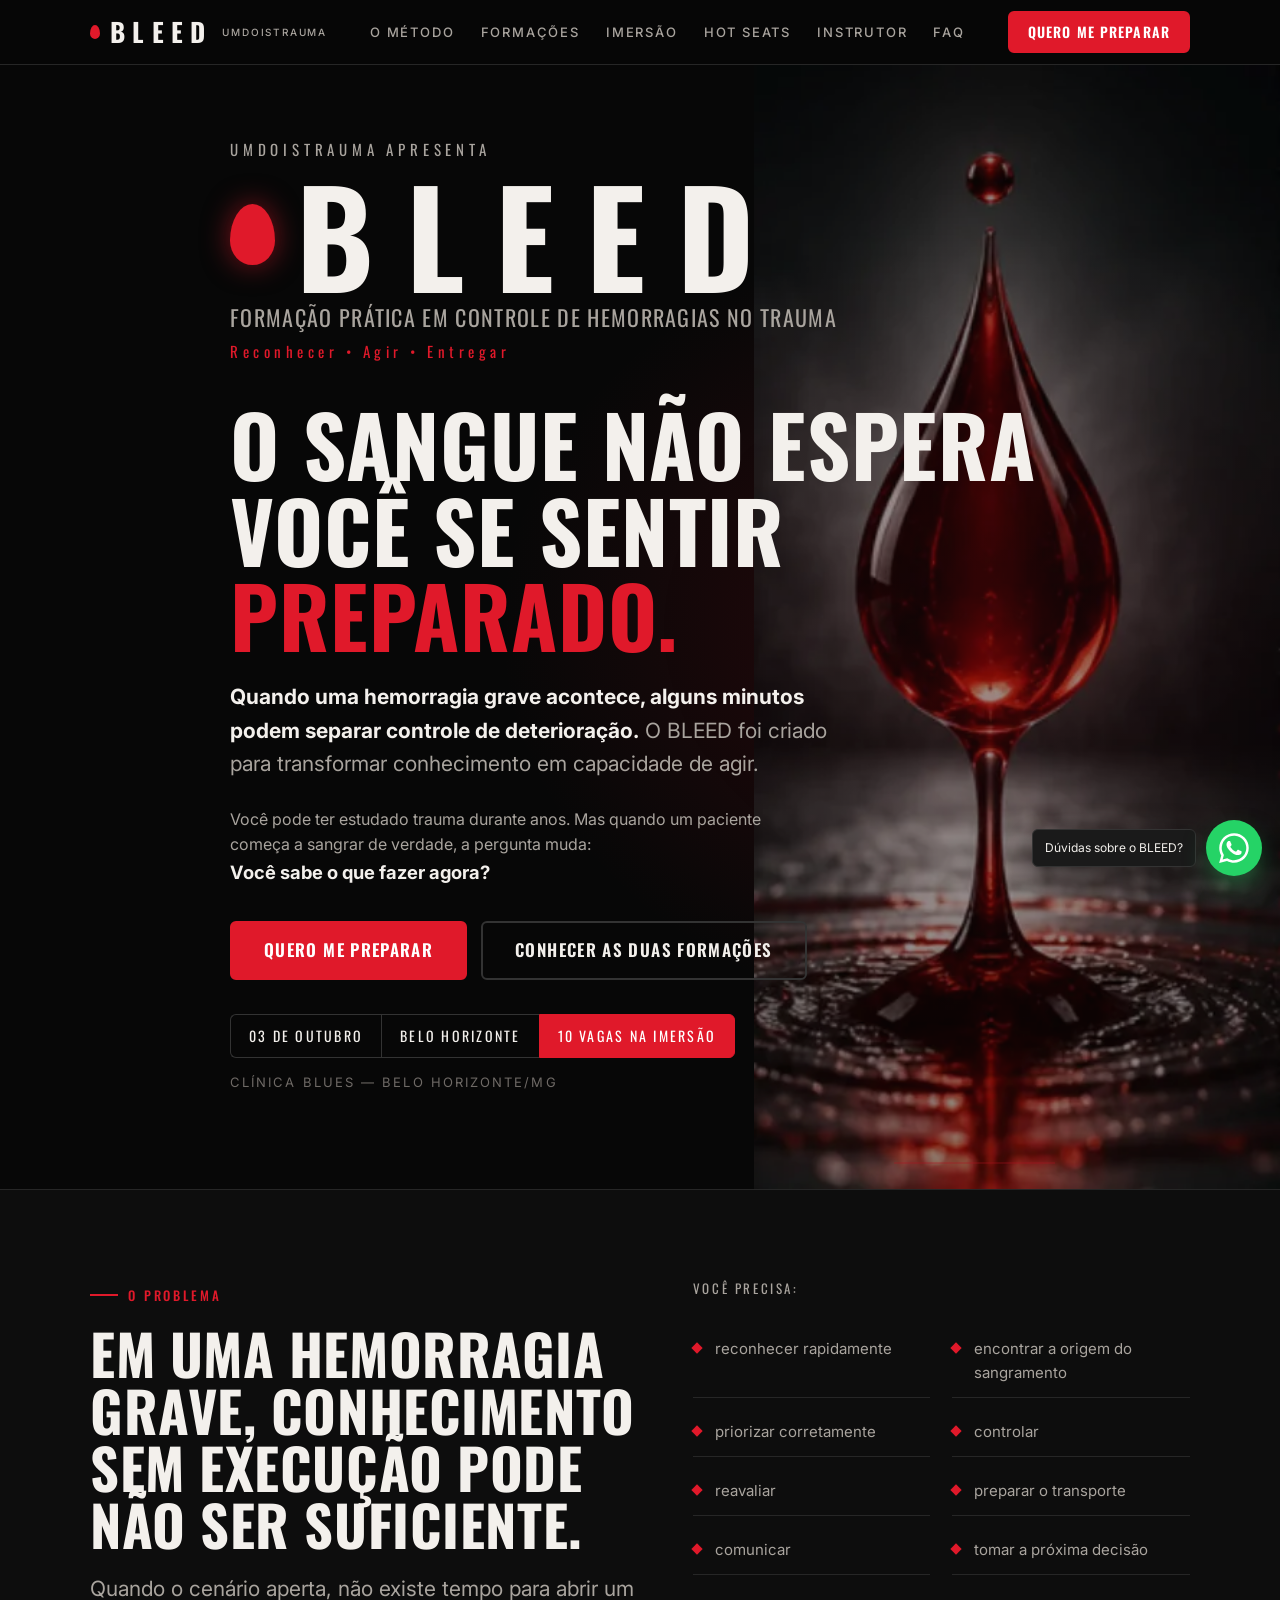
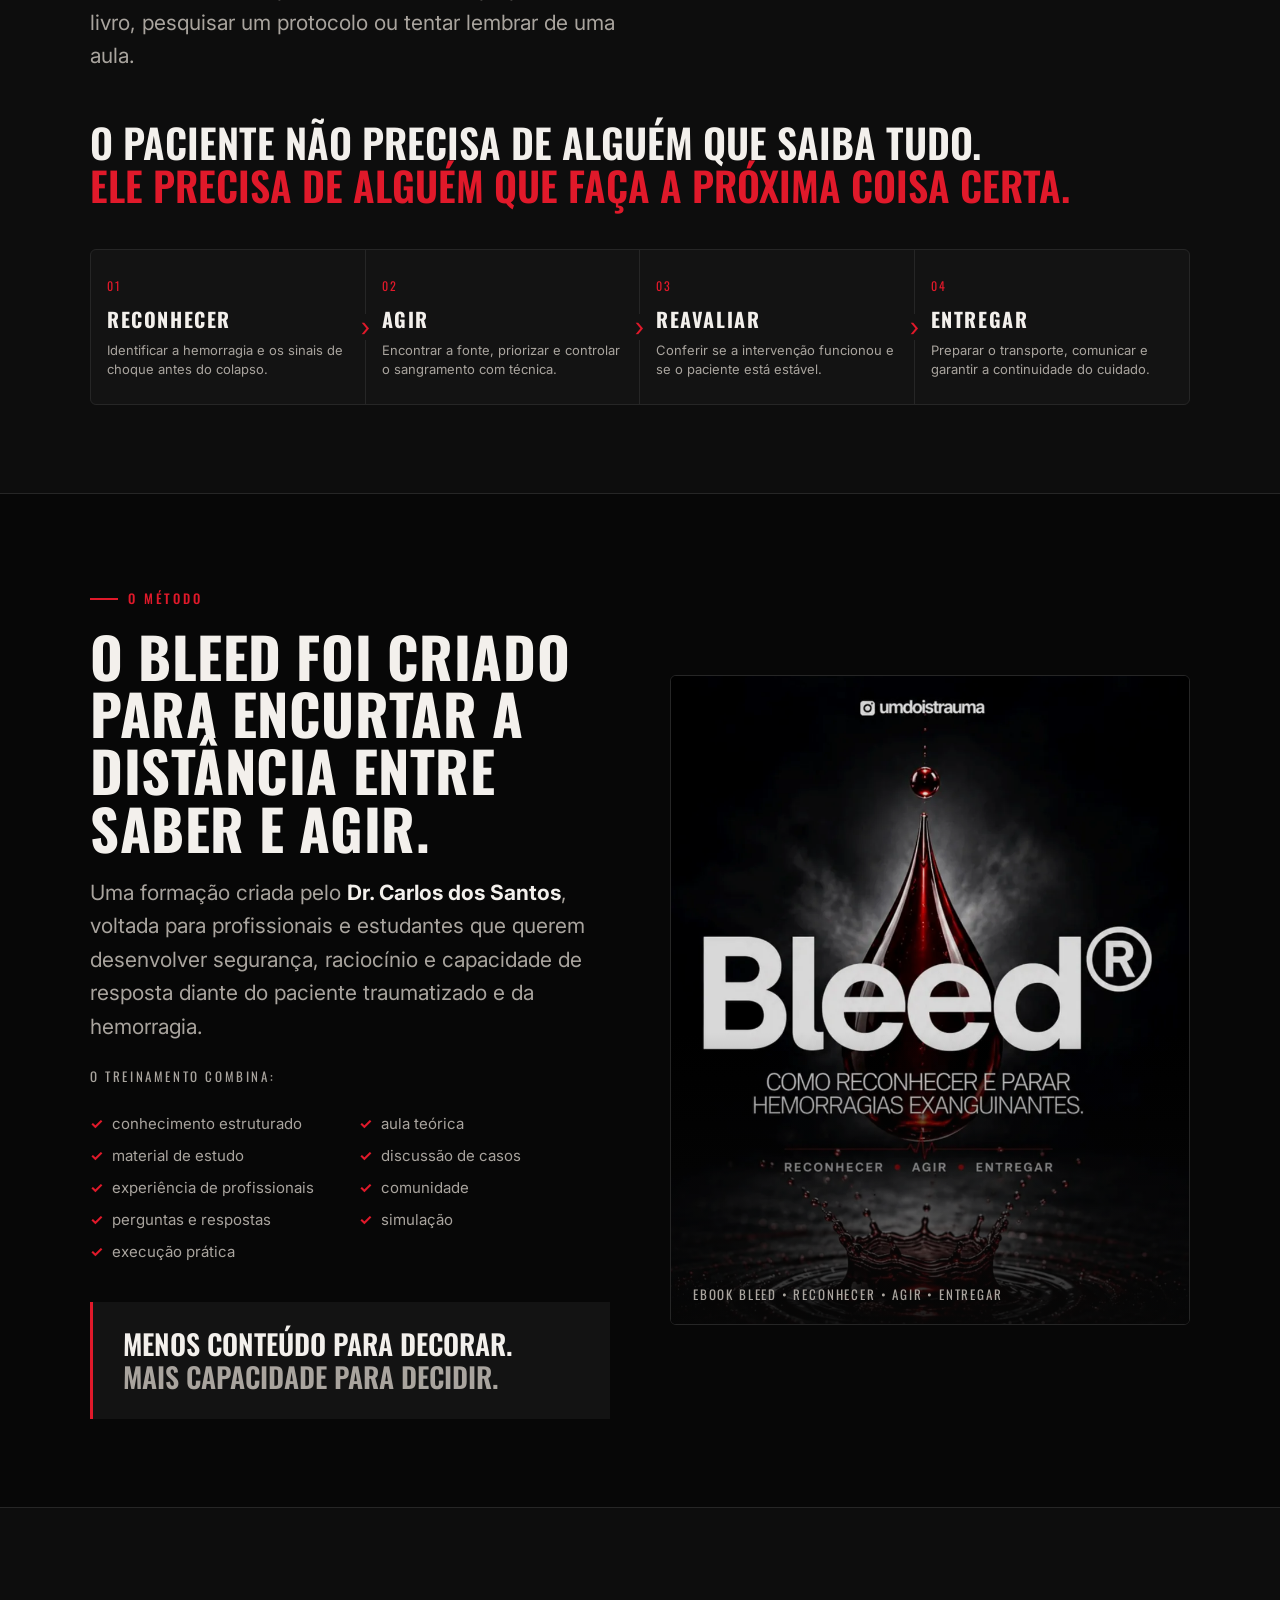
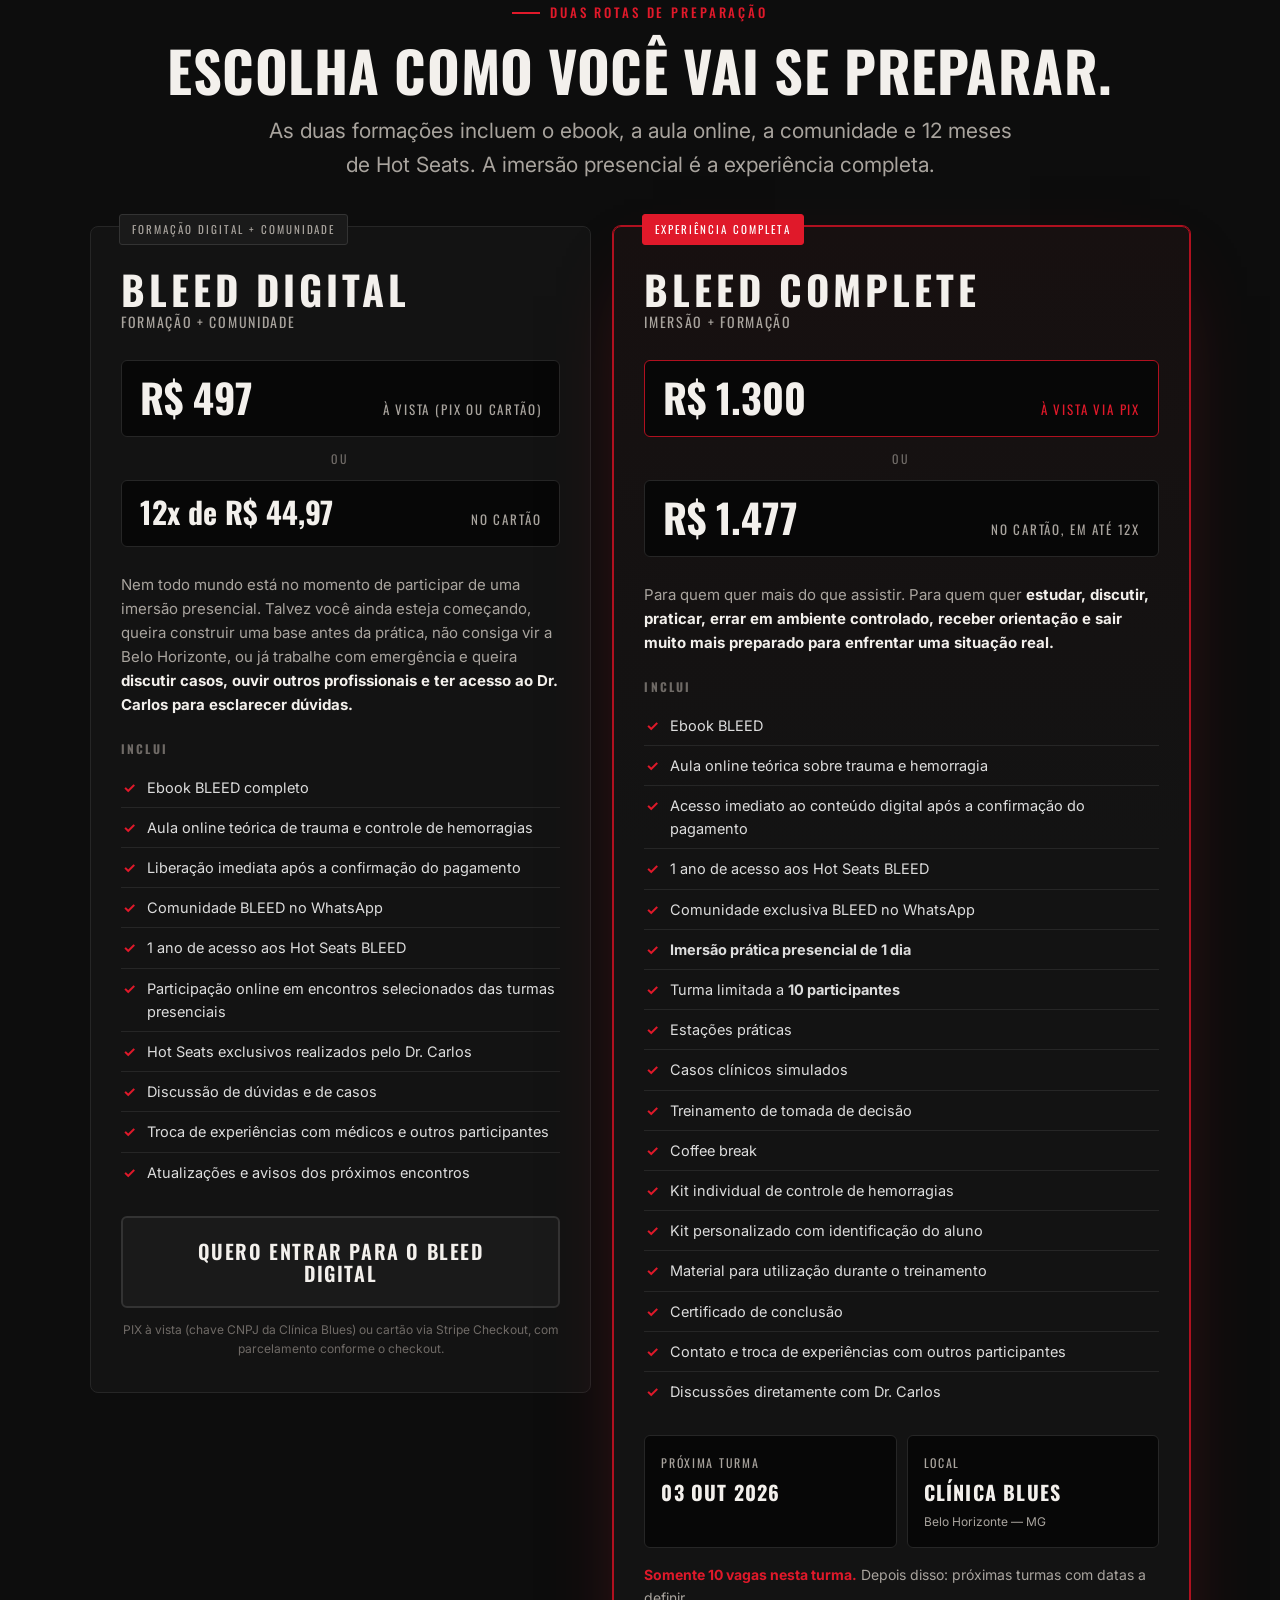
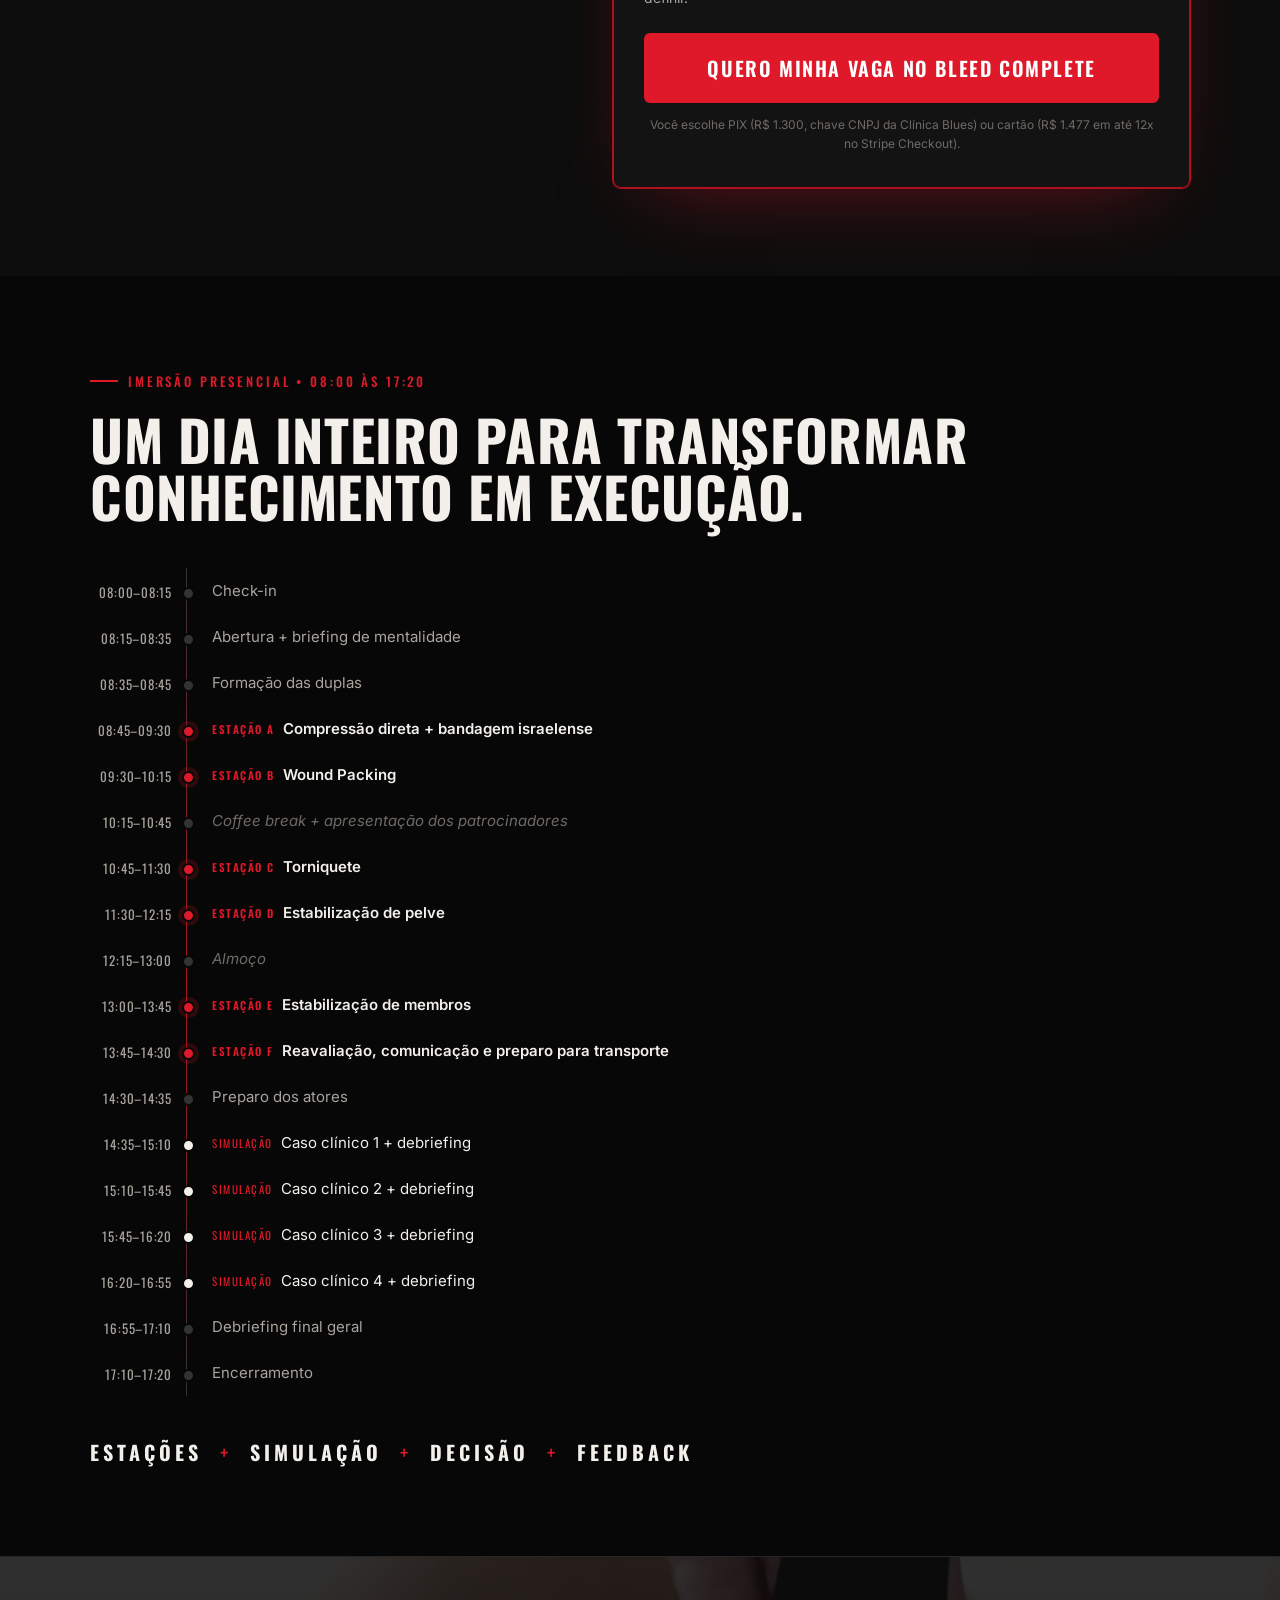
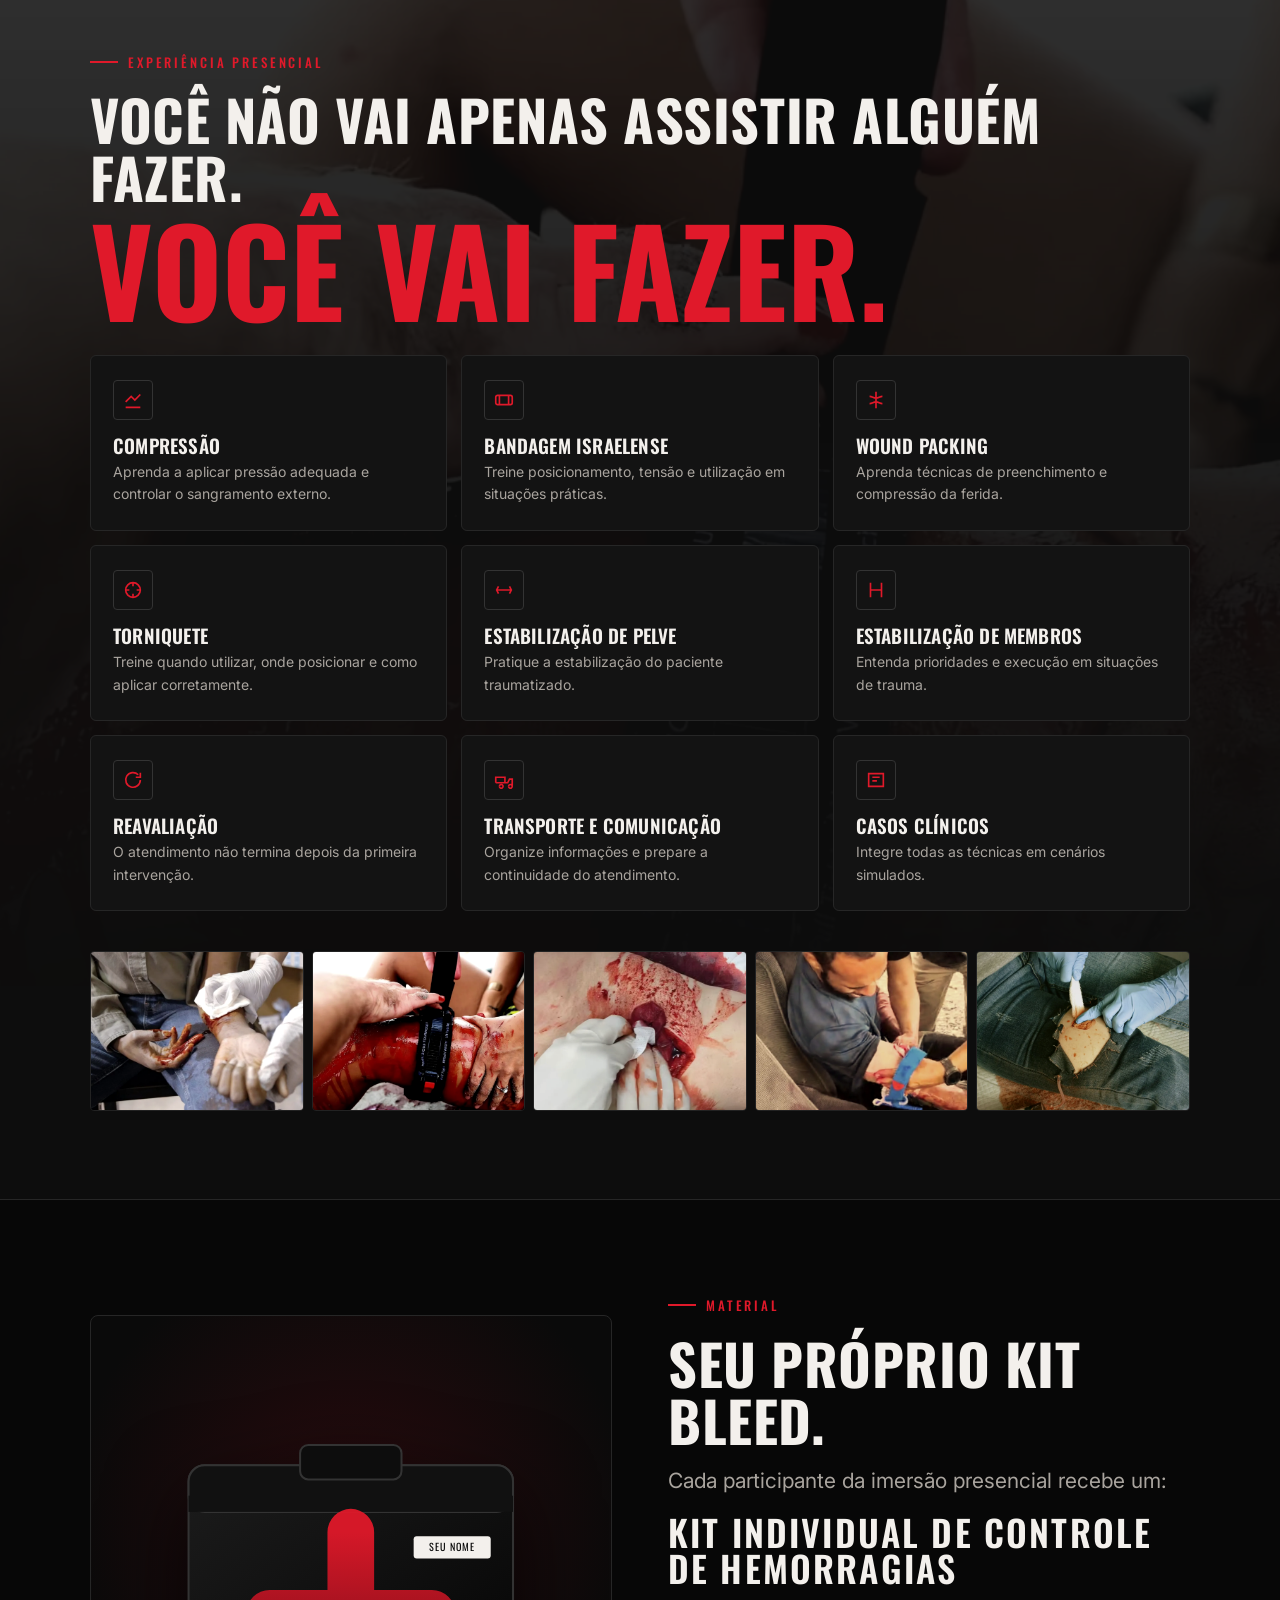
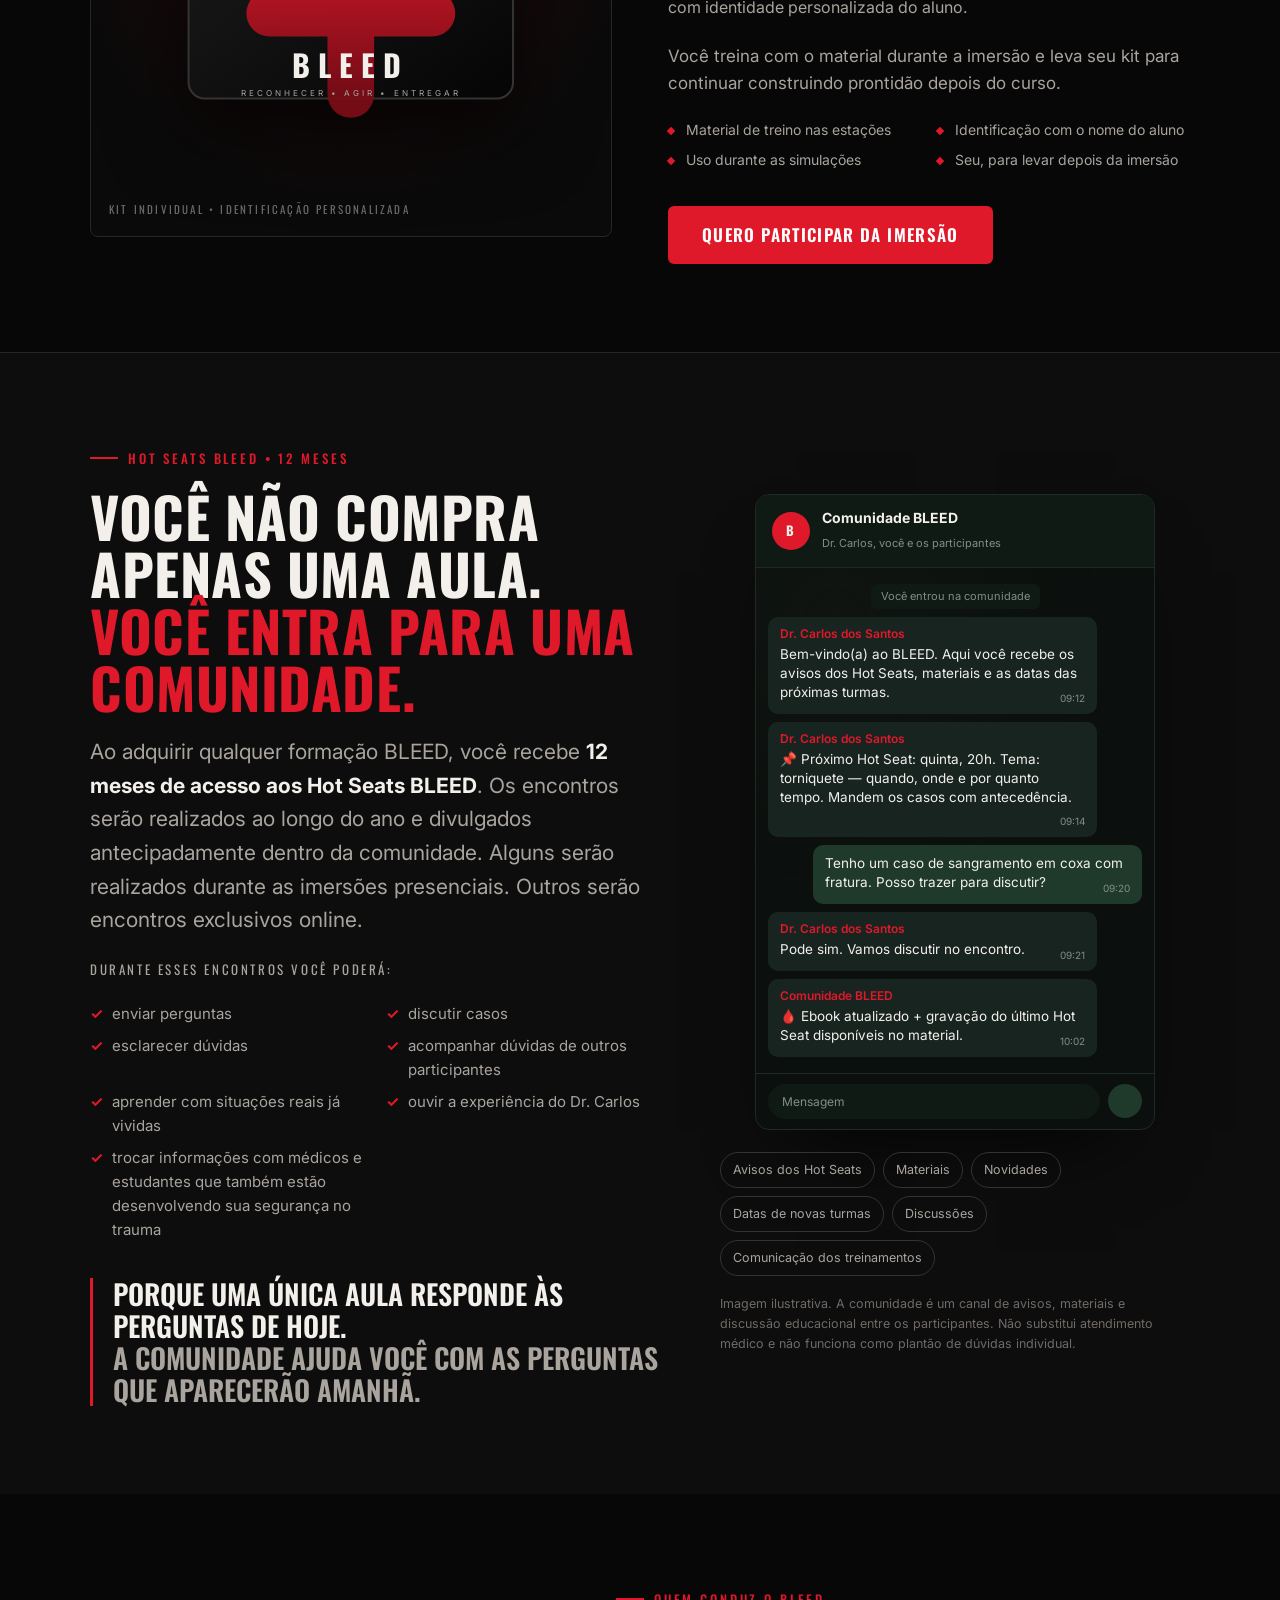
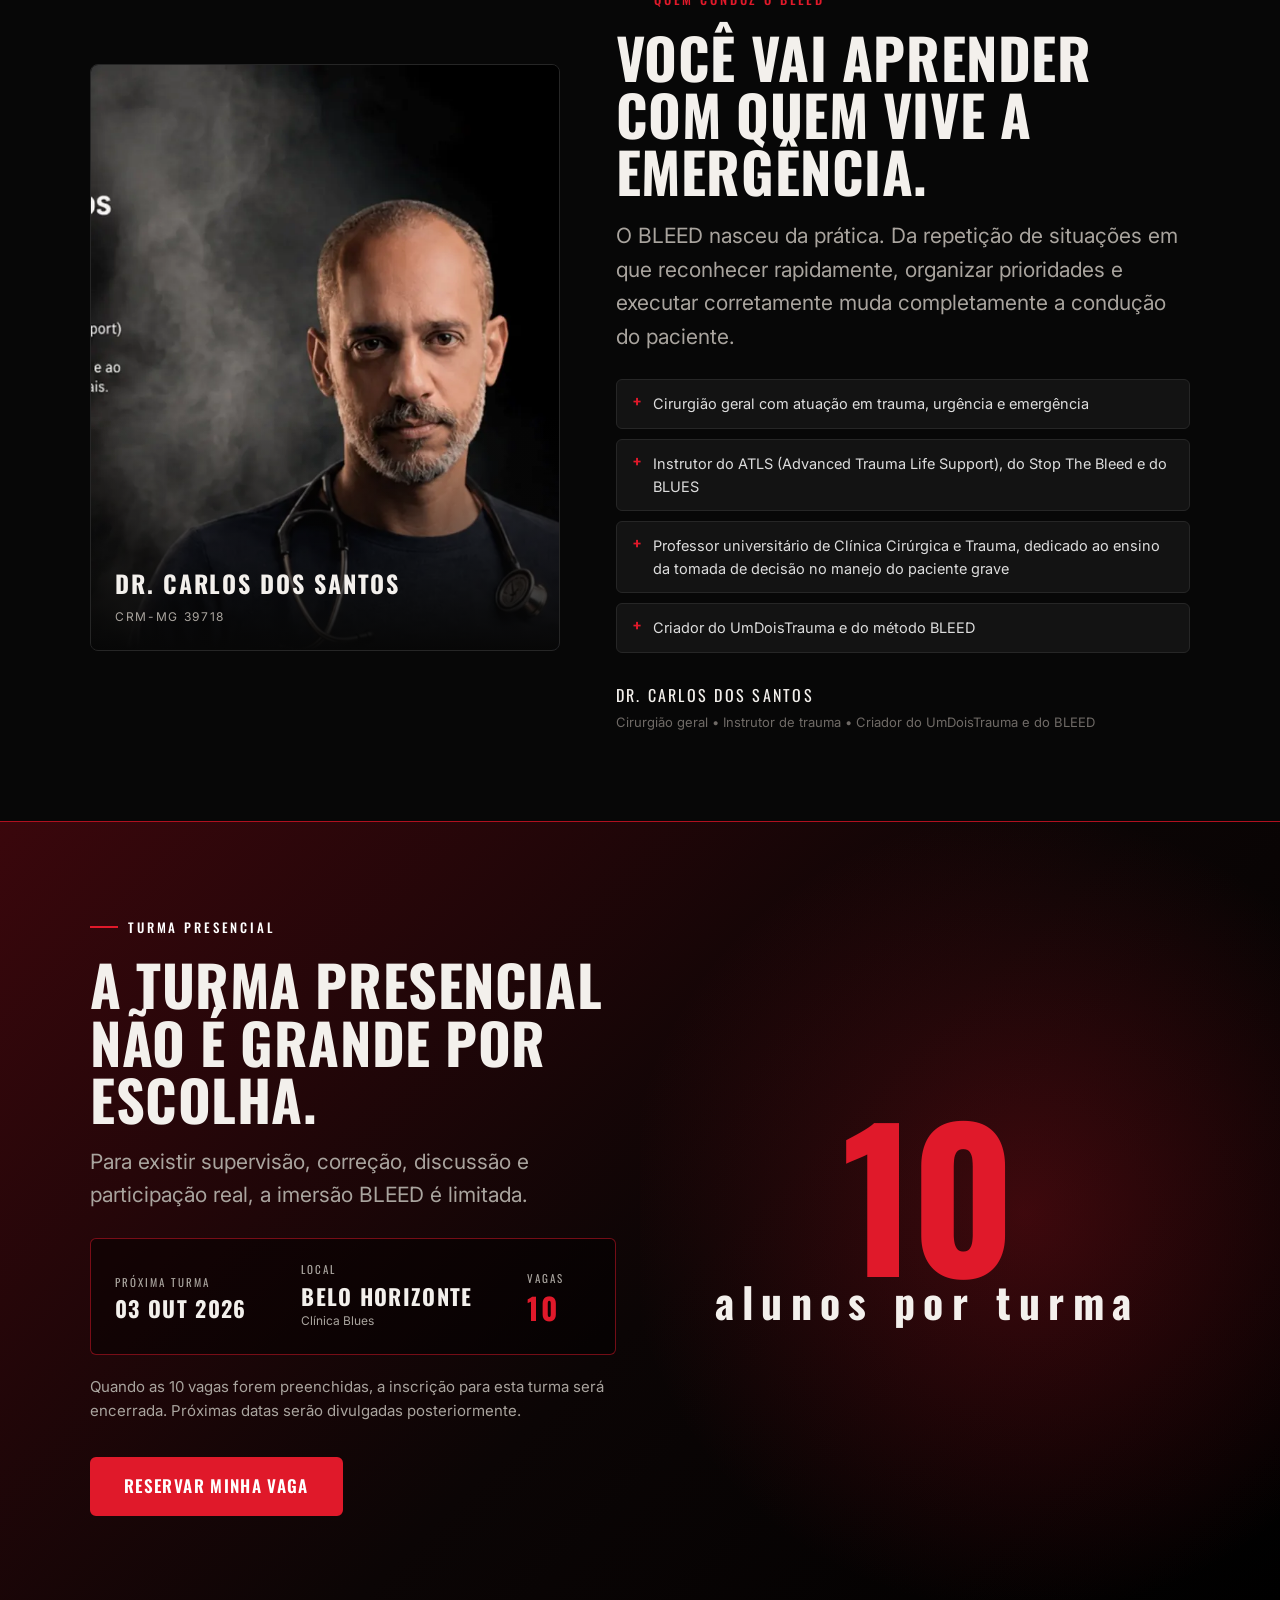
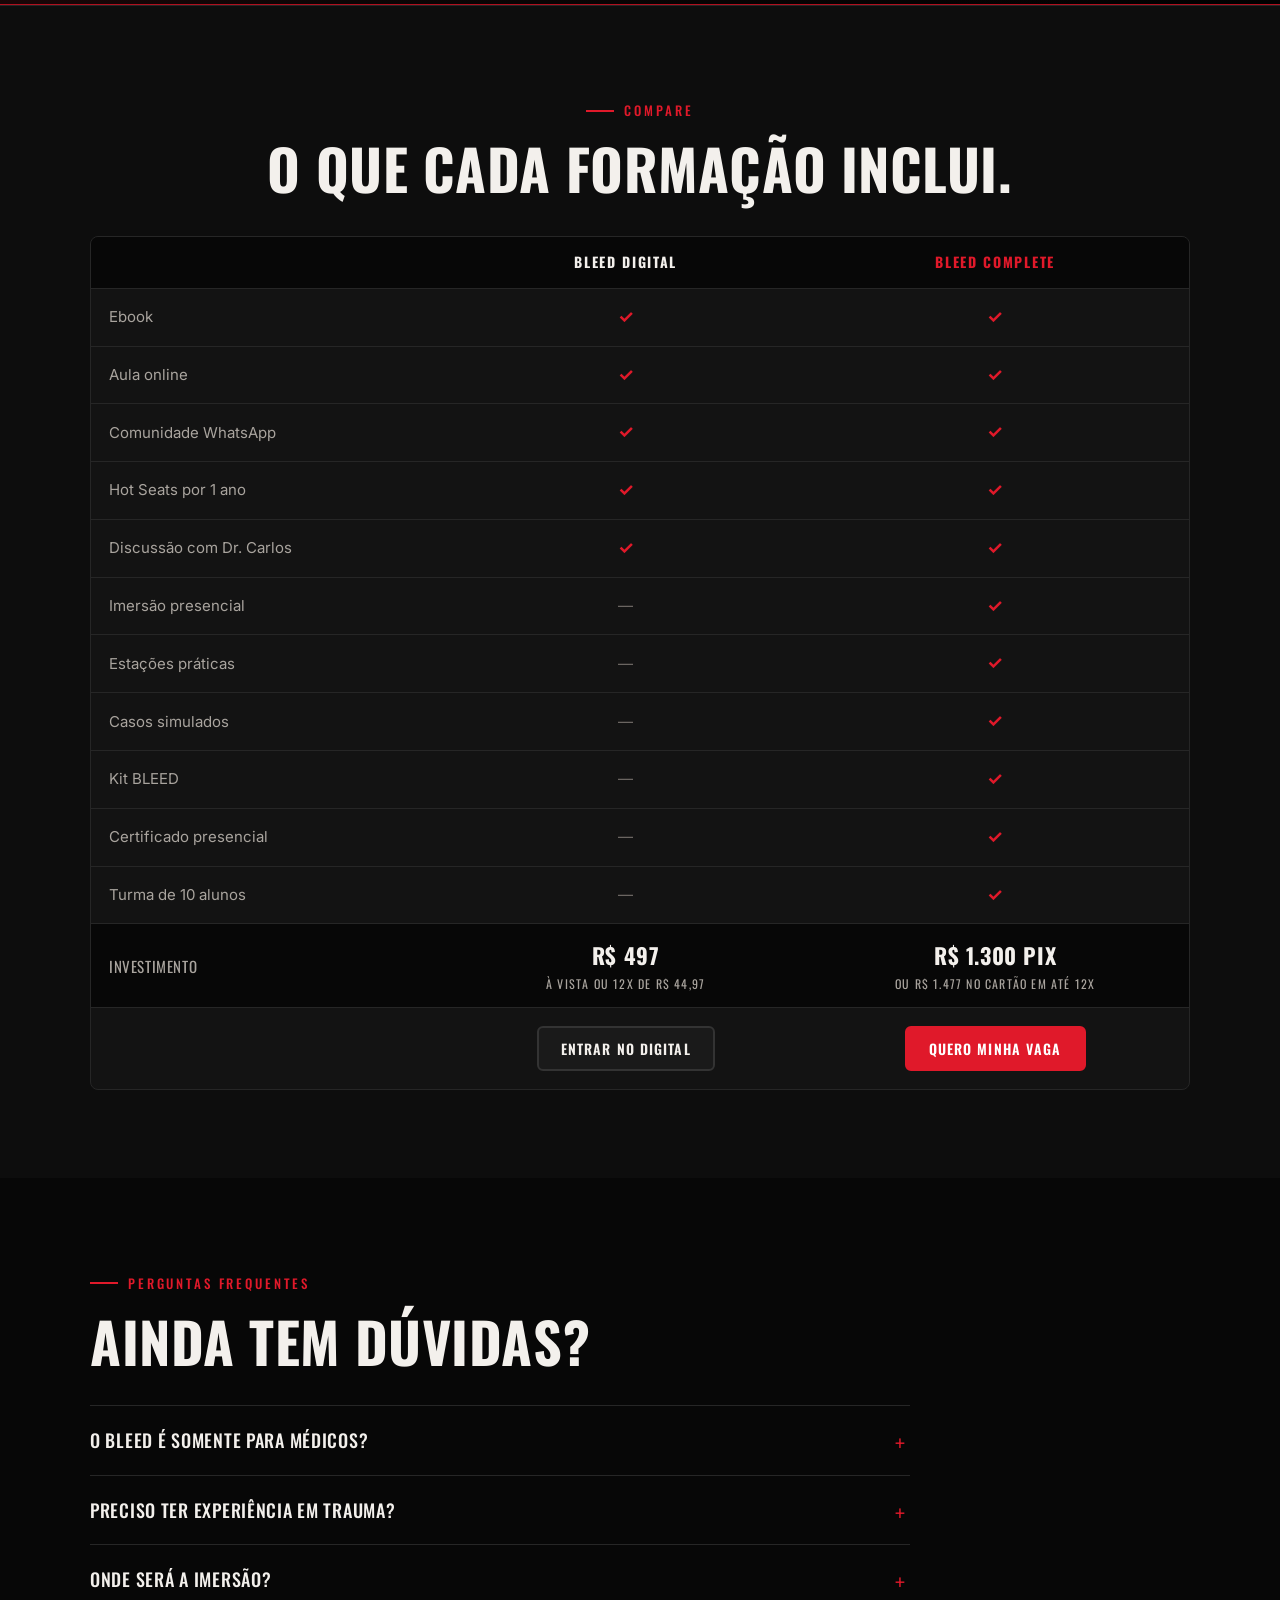
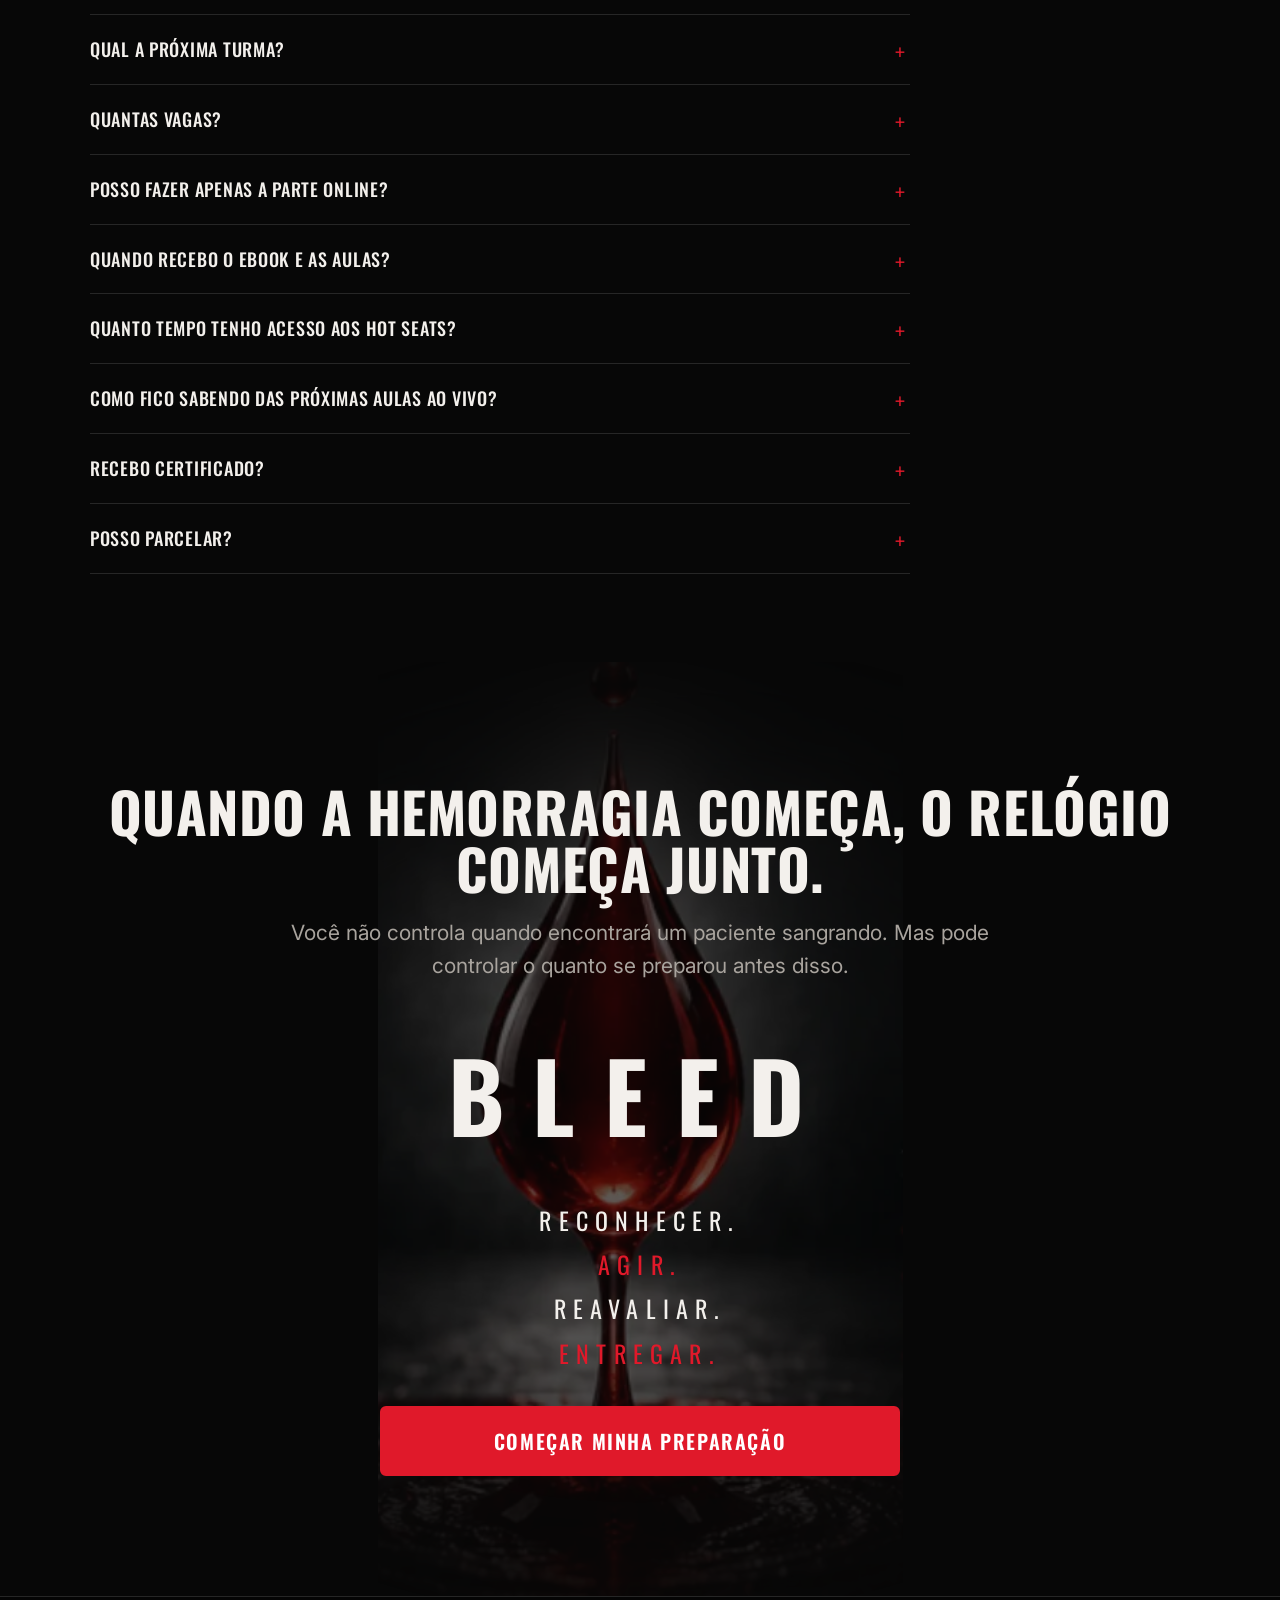
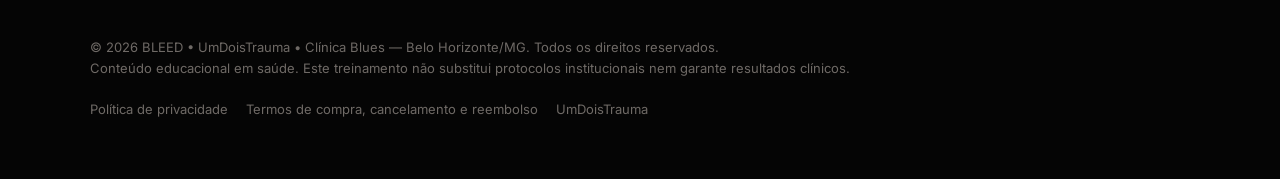
<file: index.html>
<!doctype html>
<html lang="pt-BR">
<head>
<!-- Google Tag Manager -->
<script>(function(w,d,s,l,i){w[l]=w[l]||[];w[l].push({'gtm.start':
new Date().getTime(),event:'gtm.js'});var f=d.getElementsByTagName(s)[0],
j=d.createElement(s),dl=l!='dataLayer'?'&l='+l:'';j.async=true;j.src=
'https://www.googletagmanager.com/gtm.js?id='+i+dl;f.parentNode.insertBefore(j,f);
})(window,document,'script','dataLayer','GTM-TF97MXT6');</script>
<!-- End Google Tag Manager -->
<meta charset="utf-8">
<meta name="viewport" content="width=device-width,initial-scale=1">
<title>BLEED — Formação prática em controle de hemorragias no trauma | Dr. Carlos dos Santos</title>
<meta name="description" content="O sangue não espera você se sentir preparado. BLEED: formação em controle de hemorragias no trauma com ebook, aula online, comunidade, Hot Seats por 12 meses e imersão prática presencial em Belo Horizonte. Reconhecer. Agir. Entregar.">
<link rel="canonical" href="https://bleed.clinicablues.com.br/">
<meta name="theme-color" content="#070707">
<meta property="og:type" content="website">
<meta property="og:locale" content="pt_BR">
<meta property="og:url" content="https://bleed.clinicablues.com.br/">
<meta property="og:title" content="BLEED — O sangue não espera você se sentir preparado.">
<meta property="og:description" content="Formação prática em controle de hemorragias no trauma. Ebook + aula online + comunidade + Hot Seats por 12 meses. Imersão presencial 03 OUT em Belo Horizonte, 10 vagas.">
<meta property="og:image" content="https://bleed.clinicablues.com.br/assets/og.jpg">
<meta property="og:image:width" content="1200"><meta property="og:image:height" content="630">
<meta name="twitter:card" content="summary_large_image">
<link rel="icon" type="image/png" sizes="32x32" href="assets/favicon-32.png">
<link rel="apple-touch-icon" href="assets/favicon-180.png">
<link rel="preconnect" href="https://fonts.googleapis.com"><link rel="preconnect" href="https://fonts.gstatic.com" crossorigin>
<link rel="preload" as="image" href="assets/drop.webp">
<link href="https://fonts.googleapis.com/css2?family=Oswald:wght@500;600;700&family=Inter:wght@400;500;600;700&display=swap" rel="stylesheet">
<link rel="stylesheet" href="styles.css">
<script src="config.js"></script>
<script src="app.js" defer></script>
<script type="application/ld+json">
{"@context":"https://schema.org","@type":"Course","name":"BLEED — Formação prática em controle de hemorragias no trauma","description":"Formação em reconhecimento e controle de hemorragias no trauma: ebook, aula online, comunidade, Hot Seats e imersão prática presencial.","provider":{"@type":"Organization","name":"UmDoisTrauma / Clínica Blues","sameAs":"https://umdoistrauma.com/"},"instructor":{"@type":"Person","name":"Dr. Carlos dos Santos"},"offers":[{"@type":"Offer","name":"BLEED DIGITAL","price":"497.00","priceCurrency":"BRL","availability":"https://schema.org/InStock"},{"@type":"Offer","name":"BLEED COMPLETE","price":"1300.00","priceCurrency":"BRL","availability":"https://schema.org/LimitedAvailability"}],"hasCourseInstance":{"@type":"CourseInstance","courseMode":"onsite","startDate":"2026-10-03","location":{"@type":"Place","name":"Clínica Blues","address":"Belo Horizonte, MG, Brasil"}}}
</script>
</head>
<body>
<!-- Google Tag Manager (noscript) -->
<noscript><iframe src="https://www.googletagmanager.com/ns.html?id=GTM-TF97MXT6"
height="0" width="0" style="display:none;visibility:hidden"></iframe></noscript>
<!-- End Google Tag Manager (noscript) -->

<header class="top">
  <div class="wrap">
    <a class="logo" href="#"><i></i>BLEED <small>UMDOISTRAUMA</small></a>
    <nav class="menu">
      <a href="#bleed">O método</a><a href="#planos">Formações</a><a href="#cronograma">Imersão</a><a href="#hotseats">Hot Seats</a><a href="#instrutor">Instrutor</a><a href="#faq">FAQ</a>
    </nav>
    <a class="btn sm" href="#planos">Quero me preparar</a>
  </div>
</header>

<!-- ============ HERO ============ -->
<section class="hero" id="topo">
  <div class="bgimg" aria-hidden="true"></div>
  <div class="ecg" style="bottom:0" aria-hidden="true"><svg viewBox="0 0 1400 60" preserveAspectRatio="none"><path d="M0 30H300l12-18 14 36 16-52 18 70 14-36h140l10-14 12 28 14-40 18 60 12-30h300l12-18 14 36 16-52 18 70 14-36h200"/></svg></div>
  <div class="wrap">
    <div class="tag">UmDoisTrauma apresenta</div>
    <div class="brand" aria-label="BLEED"><i></i>BLEED</div>
    <div class="sub">Formação prática em controle de hemorragias no trauma</div>
    <div class="rae">Reconhecer • Agir • Entregar</div>
    <h1>O sangue não espera você se sentir <em>preparado.</em></h1>
    <p class="lead"><strong>Quando uma hemorragia grave acontece, alguns minutos podem separar controle de deterioração.</strong> O BLEED foi criado para transformar conhecimento em capacidade de agir.</p>
    <p class="after">Você pode ter estudado trauma durante anos. Mas quando um paciente começa a sangrar de verdade, a pergunta muda:<br><strong>Você sabe o que fazer agora?</strong></p>
    <div class="cta-row">
      <a class="btn" href="#planos">Quero me preparar</a>
      <a class="btn ghost" href="#planos">Conhecer as duas formações</a>
    </div>
    <div class="facts"><span>03 de outubro</span><span>Belo Horizonte</span><span class="hl">10 vagas na imersão</span></div>
    <div class="place">Clínica Blues — Belo Horizonte/MG</div>
  </div>
</section>

<!-- ============ DOR ============ -->
<section class="pain" id="dor">
  <div class="wrap">
    <div class="grid">
      <div class="rv">
        <div class="kicker">O problema</div>
        <h2>Em uma hemorragia grave, conhecimento sem execução pode não ser suficiente.</h2>
        <p class="lead" style="margin-top:20px">Quando o cenário aperta, não existe tempo para abrir um livro, pesquisar um protocolo ou tentar lembrar de uma aula.</p>
      </div>
      <div class="rv">
        <p class="muted" style="font-family:var(--font-d);text-transform:uppercase;letter-spacing:.2em;font-size:13px">Você precisa:</p>
        <ul class="need">
          <li>reconhecer rapidamente</li><li>encontrar a origem do sangramento</li><li>priorizar corretamente</li><li>controlar</li><li>reavaliar</li><li>preparar o transporte</li><li>comunicar</li><li>tomar a próxima decisão</li>
        </ul>
      </div>
    </div>
    <div class="impact rv"><span>O paciente não precisa de alguém que saiba tudo.</span><span class="r">Ele precisa de alguém que faça a próxima coisa certa.</span></div>
    <div class="flow rv">
      <div><span class="n">01</span><b>Reconhecer</b><small>Identificar a hemorragia e os sinais de choque antes do colapso.</small></div>
      <div><span class="n">02</span><b>Agir</b><small>Encontrar a fonte, priorizar e controlar o sangramento com técnica.</small></div>
      <div><span class="n">03</span><b>Reavaliar</b><small>Conferir se a intervenção funcionou e se o paciente está estável.</small></div>
      <div><span class="n">04</span><b>Entregar</b><small>Preparar o transporte, comunicar e garantir a continuidade do cuidado.</small></div>
    </div>
  </div>
</section>

<!-- ============ O BLEED ============ -->
<section class="about" id="bleed">
  <div class="wrap">
    <div class="grid">
      <div class="rv">
        <div class="kicker">O método</div>
        <h2>O BLEED foi criado para encurtar a distância entre saber e agir.</h2>
        <p class="lead" style="margin-top:20px">Uma formação criada pelo <strong>Dr. Carlos dos Santos</strong>, voltada para profissionais e estudantes que querem desenvolver segurança, raciocínio e capacidade de resposta diante do paciente traumatizado e da hemorragia.</p>
        <p class="muted" style="margin-top:22px;font-family:var(--font-d);text-transform:uppercase;letter-spacing:.2em;font-size:13px">O treinamento combina:</p>
        <ul class="combo">
          <li>conhecimento estruturado</li><li>aula teórica</li><li>material de estudo</li><li>discussão de casos</li><li>experiência de profissionais</li><li>comunidade</li><li>perguntas e respostas</li><li>simulação</li><li>execução prática</li>
        </ul>
        <div class="motto">Menos conteúdo para decorar.<span>Mais capacidade para decidir.</span></div>
      </div>
      <div class="pic rv"><img src="assets/cover.webp" alt="Ebook BLEED — Como reconhecer e parar hemorragias exanguinantes" loading="lazy" width="900" height="1152"><div class="cap">Ebook BLEED • Reconhecer • Agir • Entregar</div></div>
    </div>
  </div>
</section>

<!-- ============ PLANOS ============ -->
<section class="plans" id="planos">
  <div class="wrap">
    <div class="center rv">
      <div class="kicker">Duas rotas de preparação</div>
      <h2>Escolha como você vai se preparar.</h2>
      <p class="lead" style="margin-top:16px">As duas formações incluem o ebook, a aula online, a comunidade e 12 meses de Hot Seats. A imersão presencial é a experiência completa.</p>
    </div>
    <div class="plan-grid">

      <!-- DIGITAL -->
      <article class="plan rv" id="digital">
        <span class="badge">Formação digital + comunidade</span>
        <h3>BLEED Digital</h3>
        <div class="sub">Formação + Comunidade</div>
        <div class="pricebox">
          <div class="price"><span class="v" data-price="digital">R$ 497</span><span class="w">à vista (PIX ou cartão)</span></div>
          <div class="ou">ou</div>
          <div class="price"><span class="v" style="font-size:clamp(24px,3vw,30px)" data-price="digitalInstallment">12x de R$ 44,97</span><span class="w">no cartão</span></div>
        </div>
        <p class="desc">Nem todo mundo está no momento de participar de uma imersão presencial. Talvez você ainda esteja começando, queira construir uma base antes da prática, não consiga vir a Belo Horizonte, ou já trabalhe com emergência e queira <strong>discutir casos, ouvir outros profissionais e ter acesso ao Dr. Carlos para esclarecer dúvidas.</strong></p>
        <div class="inc"><h4>Inclui</h4><ul>
          <li>Ebook BLEED completo</li>
          <li>Aula online teórica de trauma e controle de hemorragias</li>
          <li>Liberação imediata após a confirmação do pagamento</li>
          <li>Comunidade BLEED no WhatsApp</li>
          <li>1 ano de acesso aos Hot Seats BLEED</li>
          <li>Participação online em encontros selecionados das turmas presenciais</li>
          <li>Hot Seats exclusivos realizados pelo Dr. Carlos</li>
          <li>Discussão de dúvidas e de casos</li>
          <li>Troca de experiências com médicos e outros participantes</li>
          <li>Atualizações e avisos dos próximos encontros</li>
        </ul></div>
        <a class="btn dark big" href="#" data-buy="digital">Quero entrar para o BLEED Digital</a>
        <p class="fine">PIX à vista (chave CNPJ da Clínica Blues) ou cartão via Stripe Checkout, com parcelamento conforme o checkout.</p>
      </article>

      <!-- COMPLETE -->
      <article class="plan feat rv" id="complete">
        <span class="badge">Experiência completa</span>
        <h3>BLEED Complete</h3>
        <div class="sub">Imersão + Formação</div>
        <div class="pricebox">
          <div class="price pix"><span class="v" data-price="completePix">R$ 1.300</span><span class="w">à vista via PIX</span></div>
          <div class="ou">ou</div>
          <div class="price"><span class="v" data-price="completeCard">R$ 1.477</span><span class="w">no cartão, em até 12x</span></div>
        </div>
        <p class="desc">Para quem quer mais do que assistir. Para quem quer <strong>estudar, discutir, praticar, errar em ambiente controlado, receber orientação e sair muito mais preparado para enfrentar uma situação real.</strong></p>
        <div class="inc"><h4>Inclui</h4><ul>
          <li>Ebook BLEED</li>
          <li>Aula online teórica sobre trauma e hemorragia</li>
          <li>Acesso imediato ao conteúdo digital após a confirmação do pagamento</li>
          <li>1 ano de acesso aos Hot Seats BLEED</li>
          <li>Comunidade exclusiva BLEED no WhatsApp</li>
          <li><strong>Imersão prática presencial de 1 dia</strong></li>
          <li>Turma limitada a <strong>10 participantes</strong></li>
          <li>Estações práticas</li>
          <li>Casos clínicos simulados</li>
          <li>Treinamento de tomada de decisão</li>
          <li>Coffee break</li>
          <li>Kit individual de controle de hemorragias</li>
          <li>Kit personalizado com identificação do aluno</li>
          <li>Material para utilização durante o treinamento</li>
          <li>Certificado de conclusão</li>
          <li>Contato e troca de experiências com outros participantes</li>
          <li>Discussões diretamente com Dr. Carlos</li>
        </ul></div>
        <div class="when">
          <div><small>Próxima turma</small><b>03 OUT 2026</b></div>
          <div><small>Local</small><b>Clínica Blues</b><span class="muted" style="font-size:12px">Belo Horizonte — MG</span></div>
        </div>
        <p class="warn"><strong>Somente 10 vagas nesta turma.</strong> Depois disso: próximas turmas com datas a definir.</p>
        <a class="btn big" href="#" data-buy="complete">Quero minha vaga no BLEED Complete</a>
        <p class="fine">Você escolhe PIX (R$ 1.300, chave CNPJ da Clínica Blues) ou cartão (R$ 1.477 em até 12x no Stripe Checkout).</p>
      </article>
    </div>
  </div>
</section>

<!-- ============ CRONOGRAMA ============ -->
<section class="day" id="cronograma">
  <div class="wrap">
    <div class="rv">
      <div class="kicker">Imersão presencial • 08:00 às 17:20</div>
      <h2>Um dia inteiro para transformar conhecimento em execução.</h2>
    </div>
    <ul class="tl rv">
      <li><span class="t">08:00–08:15</span><span class="b">Check-in</span></li>
      <li><span class="t">08:15–08:35</span><span class="b">Abertura + briefing de mentalidade</span></li>
      <li><span class="t">08:35–08:45</span><span class="b">Formação das duplas</span></li>
      <li class="st"><span class="t">08:45–09:30</span><span class="b"><em>Estação A</em>Compressão direta + bandagem israelense</span></li>
      <li class="st"><span class="t">09:30–10:15</span><span class="b"><em>Estação B</em>Wound Packing</span></li>
      <li class="brk"><span class="t">10:15–10:45</span><span class="b">Coffee break + apresentação dos patrocinadores</span></li>
      <li class="st"><span class="t">10:45–11:30</span><span class="b"><em>Estação C</em>Torniquete</span></li>
      <li class="st"><span class="t">11:30–12:15</span><span class="b"><em>Estação D</em>Estabilização de pelve</span></li>
      <li class="brk"><span class="t">12:15–13:00</span><span class="b">Almoço</span></li>
      <li class="st"><span class="t">13:00–13:45</span><span class="b"><em>Estação E</em>Estabilização de membros</span></li>
      <li class="st"><span class="t">13:45–14:30</span><span class="b"><em>Estação F</em>Reavaliação, comunicação e preparo para transporte</span></li>
      <li><span class="t">14:30–14:35</span><span class="b">Preparo dos atores</span></li>
      <li class="case"><span class="t">14:35–15:10</span><span class="b"><em>Simulação</em>Caso clínico 1 + debriefing</span></li>
      <li class="case"><span class="t">15:10–15:45</span><span class="b"><em>Simulação</em>Caso clínico 2 + debriefing</span></li>
      <li class="case"><span class="t">15:45–16:20</span><span class="b"><em>Simulação</em>Caso clínico 3 + debriefing</span></li>
      <li class="case"><span class="t">16:20–16:55</span><span class="b"><em>Simulação</em>Caso clínico 4 + debriefing</span></li>
      <li><span class="t">16:55–17:10</span><span class="b">Debriefing final geral</span></li>
      <li><span class="t">17:10–17:20</span><span class="b">Encerramento</span></li>
    </ul>
    <div class="tl-legend rv"><b>Estações</b><i>+</i><b>Simulação</b><i>+</i><b>Decisão</b><i>+</i><b>Feedback</b></div>
  </div>
</section>

<!-- ============ HANDS-ON ============ -->
<section class="hands" id="pratica">
  <div class="bg" aria-hidden="true"></div>
  <div class="wrap">
    <div class="rv">
      <div class="kicker">Experiência presencial</div>
      <h2>Você não vai apenas assistir alguém fazer.</h2>
      <div class="big">Você vai fazer.</div>
    </div>
    <div class="cards rv">
      <div class="card"><div class="ic"><svg viewBox="0 0 24 24" fill="none" stroke="currentColor" stroke-width="1.8"><path d="M4 14l6-6 4 4 6-6M4 20h16"/></svg></div><h3>Compressão</h3><p>Aprenda a aplicar pressão adequada e controlar o sangramento externo.</p></div>
      <div class="card"><div class="ic"><svg viewBox="0 0 24 24" fill="none" stroke="currentColor" stroke-width="1.8"><rect x="3" y="7" width="18" height="10" rx="2"/><path d="M7 7v10M17 7v10"/></svg></div><h3>Bandagem israelense</h3><p>Treine posicionamento, tensão e utilização em situações práticas.</p></div>
      <div class="card"><div class="ic"><svg viewBox="0 0 24 24" fill="none" stroke="currentColor" stroke-width="1.8"><path d="M12 3v18M5 8c3 0 4 2 7 2s4-2 7-2M5 16c3 0 4-2 7-2s4 2 7 2"/></svg></div><h3>Wound Packing</h3><p>Aprenda técnicas de preenchimento e compressão da ferida.</p></div>
      <div class="card"><div class="ic"><svg viewBox="0 0 24 24" fill="none" stroke="currentColor" stroke-width="1.8"><circle cx="12" cy="12" r="8"/><path d="M12 4v4M12 16v4M4 12h4M16 12h4"/></svg></div><h3>Torniquete</h3><p>Treine quando utilizar, onde posicionar e como aplicar corretamente.</p></div>
      <div class="card"><div class="ic"><svg viewBox="0 0 24 24" fill="none" stroke="currentColor" stroke-width="1.8"><path d="M4 12h16M6 8l-2 4 2 4M18 8l2 4-2 4"/></svg></div><h3>Estabilização de pelve</h3><p>Pratique a estabilização do paciente traumatizado.</p></div>
      <div class="card"><div class="ic"><svg viewBox="0 0 24 24" fill="none" stroke="currentColor" stroke-width="1.8"><path d="M6 4v16M18 4v16M6 12h12"/></svg></div><h3>Estabilização de membros</h3><p>Entenda prioridades e execução em situações de trauma.</p></div>
      <div class="card"><div class="ic"><svg viewBox="0 0 24 24" fill="none" stroke="currentColor" stroke-width="1.8"><path d="M20 12a8 8 0 1 1-2.3-5.7M20 4v5h-5"/></svg></div><h3>Reavaliação</h3><p>O atendimento não termina depois da primeira intervenção.</p></div>
      <div class="card"><div class="ic"><svg viewBox="0 0 24 24" fill="none" stroke="currentColor" stroke-width="1.8"><path d="M3 15h13l2-4h3v6h-2M7 19a2 2 0 1 0 0-.1M17 19a2 2 0 1 0 0-.1M3 15V9h10v6"/></svg></div><h3>Transporte e comunicação</h3><p>Organize informações e prepare a continuidade do atendimento.</p></div>
      <div class="card"><div class="ic"><svg viewBox="0 0 24 24" fill="none" stroke="currentColor" stroke-width="1.8"><path d="M4 5h16v14H4zM8 9h8M8 13h5"/></svg></div><h3>Casos clínicos</h3><p>Integre todas as técnicas em cenários simulados.</p></div>
    </div>
    <div class="photos rv">
      <img src="assets/treino1.webp" alt="Treinamento prático de controle de hemorragia" loading="lazy" width="1200" height="900">
      <img src="assets/treino2.webp" alt="Aplicação de torniquete em simulação realística" loading="lazy" width="1200" height="900">
      <img src="assets/treino3.webp" alt="Wound packing em ferida simulada" loading="lazy" width="1200" height="900">
      <img src="assets/treino4.webp" alt="Aluno aplicando torniquete durante a imersão BLEED" loading="lazy" width="1080" height="810">
      <img src="assets/treino5.webp" alt="Wound packing em simulação de trauma de membro" loading="lazy" width="1200" height="900">
    </div>
  </div>
</section>

<!-- ============ KIT ============ -->
<section class="kit" id="kit">
  <div class="wrap">
    <div class="grid">
      <div class="kitbox rv" aria-hidden="true">
        <svg viewBox="0 0 400 400">
          <defs><linearGradient id="g1" x1="0" y1="0" x2="1" y2="1"><stop offset="0" stop-color="#1c1c1c"/><stop offset="1" stop-color="#050505"/></linearGradient><linearGradient id="g2" x1="0" y1="0" x2="0" y2="1"><stop offset="0" stop-color="#e0192a"/><stop offset="1" stop-color="#7a0d17"/></linearGradient></defs>
          <rect x="40" y="90" width="320" height="230" rx="16" fill="url(#g1)" stroke="#333" stroke-width="2"/>
          <rect x="40" y="90" width="320" height="46" rx="16" fill="#111" stroke="#333" stroke-width="2"/>
          <rect x="40" y="120" width="320" height="16" fill="#111"/>
          <rect x="150" y="70" width="100" height="34" rx="8" fill="#0d0d0d" stroke="#333" stroke-width="2"/>
          <path d="M120 236 h160 M200 156 v160" stroke="url(#g2)" stroke-width="46" stroke-linecap="round" opacity=".95"/>
          <text x="200" y="300" text-anchor="middle" font-family="Oswald,Arial Narrow,sans-serif" font-size="30" font-weight="700" fill="#f3f0ec" letter-spacing="8">BLEED</text>
          <text x="200" y="318" text-anchor="middle" font-family="Inter,Arial,sans-serif" font-size="8" fill="#a9a49e" letter-spacing="3">RECONHECER • AGIR • ENTREGAR</text>
          <rect x="262" y="160" width="76" height="22" rx="3" fill="#f3f0ec"/><text x="300" y="175" text-anchor="middle" font-family="Oswald,Arial Narrow,sans-serif" font-size="10" fill="#070707" letter-spacing="1">SEU NOME</text>
        </svg>
        <span class="tag">Kit individual • identificação personalizada</span>
      </div>
      <div class="rv">
        <div class="kicker">Material</div>
        <h2>Seu próprio KIT BLEED.</h2>
        <p class="lead" style="margin-top:16px">Cada participante da imersão presencial recebe um:</p>
        <h3 class="big">Kit individual de controle de hemorragias</h3>
        <p class="muted">com identidade personalizada do aluno.</p>
        <p class="lead" style="margin-top:22px;font-size:17px">Você treina com o material durante a imersão e leva seu kit para continuar construindo prontidão depois do curso.</p>
        <ul class="items">
          <li>Material de treino nas estações</li><li>Identificação com o nome do aluno</li><li>Uso durante as simulações</li><li>Seu, para levar depois da imersão</li>
        </ul>
        <div class="cta-row"><a class="btn" href="#" data-buy="complete">Quero participar da imersão</a></div>
      </div>
    </div>
  </div>
</section>

<!-- ============ HOT SEATS + COMUNIDADE ============ -->
<section class="hot" id="hotseats">
  <div class="wrap">
    <div class="grid">
      <div class="rv">
        <div class="kicker">Hot Seats BLEED • 12 meses</div>
        <h2><span>Você não compra apenas uma aula.</span><span class="r">Você entra para uma comunidade.</span></h2>
        <p class="lead" style="margin-top:20px">Ao adquirir qualquer formação BLEED, você recebe <strong>12 meses de acesso aos Hot Seats BLEED</strong>. Os encontros serão realizados ao longo do ano e divulgados antecipadamente dentro da comunidade. Alguns serão realizados durante as imersões presenciais. Outros serão encontros exclusivos online.</p>
        <p class="muted" style="margin-top:22px;font-family:var(--font-d);text-transform:uppercase;letter-spacing:.2em;font-size:13px">Durante esses encontros você poderá:</p>
        <ul class="can">
          <li>enviar perguntas</li><li>discutir casos</li><li>esclarecer dúvidas</li><li>acompanhar dúvidas de outros participantes</li><li>aprender com situações reais já vividas</li><li>ouvir a experiência do Dr. Carlos</li><li>trocar informações com médicos e estudantes que também estão desenvolvendo sua segurança no trauma</li>
        </ul>
        <div class="quote2">Porque uma única aula responde às perguntas de hoje.<span>A comunidade ajuda você com as perguntas que aparecerão amanhã.</span></div>
      </div>
      <div class="rv">
        <div class="wa" aria-label="Exemplo ilustrativo da comunidade BLEED no WhatsApp">
          <div class="hd"><div class="av">B</div><div><b>Comunidade BLEED</b><small>Dr. Carlos, você e os participantes</small></div></div>
          <div class="body">
            <span class="sys">Você entrou na comunidade</span>
            <div class="m"><span class="who">Dr. Carlos dos Santos</span>Bem-vindo(a) ao BLEED. Aqui você recebe os avisos dos Hot Seats, materiais e as datas das próximas turmas.<span class="tm">09:12</span></div>
            <div class="m"><span class="who">Dr. Carlos dos Santos</span>📌 Próximo Hot Seat: quinta, 20h. Tema: torniquete — quando, onde e por quanto tempo. Mandem os casos com antecedência.<span class="tm">09:14</span></div>
            <div class="m me">Tenho um caso de sangramento em coxa com fratura. Posso trazer para discutir?<span class="tm">09:20</span></div>
            <div class="m"><span class="who">Dr. Carlos dos Santos</span>Pode sim. Vamos discutir no encontro.<span class="tm">09:21</span></div>
            <div class="m"><span class="who">Comunidade BLEED</span>🩸 Ebook atualizado + gravação do último Hot Seat disponíveis no material.<span class="tm">10:02</span></div>
          </div>
          <div class="ft"><span>Mensagem</span><i></i></div>
        </div>
        <ul class="wa-use">
          <li>Avisos dos Hot Seats</li><li>Materiais</li><li>Novidades</li><li>Datas de novas turmas</li><li>Discussões</li><li>Comunicação dos treinamentos</li>
        </ul>
        <p class="disclaim">Imagem ilustrativa. A comunidade é um canal de avisos, materiais e discussão educacional entre os participantes. Não substitui atendimento médico e não funciona como plantão de dúvidas individual.</p>
      </div>
    </div>
  </div>
</section>

<!-- ============ AUTORIDADE ============ -->
<section class="auth" id="instrutor">
  <div class="wrap">
    <div class="grid">
      <div class="photo rv">
        <img src="assets/drcarlos_ebook.webp" alt="Dr. Carlos dos Santos, cirurgião geral e instrutor de trauma, criador do BLEED" loading="lazy" width="662" height="1330">
        <div class="nm"><b>Dr. Carlos dos Santos</b><small>CRM-MG 39718</small></div>
      </div>
      <div class="rv">
        <div class="kicker">Quem conduz o BLEED</div>
        <h2>Você vai aprender com quem vive a emergência.</h2>
        <p class="lead" style="margin-top:20px">O BLEED nasceu da prática. Da repetição de situações em que reconhecer rapidamente, organizar prioridades e executar corretamente muda completamente a condução do paciente.</p>
        <ul class="creds">
          <li>Cirurgião geral com atuação em trauma, urgência e emergência</li>
          <li>Instrutor do ATLS (Advanced Trauma Life Support), do Stop The Bleed e do BLUES</li>
          <li>Professor universitário de Clínica Cirúrgica e Trauma, dedicado ao ensino da tomada de decisão no manejo do paciente grave</li>
          <li>Criador do UmDoisTrauma e do método BLEED</li>
        </ul>
        <div class="sig">Dr. Carlos dos Santos<small>Cirurgião geral • Instrutor de trauma • Criador do UmDoisTrauma e do BLEED</small></div>
      </div>
    </div>
  </div>
</section>

<!-- ============ ESCASSEZ ============ -->
<section class="scar" id="vagas">
  <div class="wrap">
    <div class="grid">
      <div class="rv">
        <div class="kicker" style="color:#fff">Turma presencial</div>
        <h2>A turma presencial não é grande por escolha.</h2>
        <p class="lead" style="margin-top:18px">Para existir supervisão, correção, discussão e participação real, a imersão BLEED é limitada.</p>
        <div class="next">
          <div><small>Próxima turma</small><b>03 OUT 2026</b></div>
          <div><small>Local</small><b>Belo Horizonte</b><span class="muted" style="font-size:12px">Clínica Blues</span></div>
          <div class="vg"><small>Vagas</small><b>10</b></div>
        </div>
        <p class="muted" style="margin-top:20px;font-size:15px">Quando as 10 vagas forem preenchidas, a inscrição para esta turma será encerrada. Próximas datas serão divulgadas posteriormente.</p>
        <div class="cta-row"><a class="btn" href="#" data-buy="complete">Reservar minha vaga</a></div>
      </div>
      <div class="rv center"><div class="ten">10<small>alunos por turma</small></div></div>
    </div>
  </div>
</section>

<!-- ============ COMPARADOR ============ -->
<section class="cmp" id="comparar">
  <div class="wrap">
    <div class="center rv"><div class="kicker">Compare</div><h2>O que cada formação inclui.</h2></div>
    <div class="table rv">
      <table>
        <thead><tr><th></th><th>BLEED Digital</th><th class="c">BLEED Complete</th></tr></thead>
        <tbody>
          <tr><td>Ebook</td><td><span class="y">✓</span></td><td><span class="y">✓</span></td></tr>
          <tr><td>Aula online</td><td><span class="y">✓</span></td><td><span class="y">✓</span></td></tr>
          <tr><td>Comunidade WhatsApp</td><td><span class="y">✓</span></td><td><span class="y">✓</span></td></tr>
          <tr><td>Hot Seats por 1 ano</td><td><span class="y">✓</span></td><td><span class="y">✓</span></td></tr>
          <tr><td>Discussão com Dr. Carlos</td><td><span class="y">✓</span></td><td><span class="y">✓</span></td></tr>
          <tr><td>Imersão presencial</td><td><span class="n">—</span></td><td><span class="y">✓</span></td></tr>
          <tr><td>Estações práticas</td><td><span class="n">—</span></td><td><span class="y">✓</span></td></tr>
          <tr><td>Casos simulados</td><td><span class="n">—</span></td><td><span class="y">✓</span></td></tr>
          <tr><td>Kit BLEED</td><td><span class="n">—</span></td><td><span class="y">✓</span></td></tr>
          <tr><td>Certificado presencial</td><td><span class="n">—</span></td><td><span class="y">✓</span></td></tr>
          <tr><td>Turma de 10 alunos</td><td><span class="n">—</span></td><td><span class="y">✓</span></td></tr>
          <tr class="pr"><td>Investimento</td><td><b data-price="digital">R$ 497</b><small>à vista ou <span data-price="digitalInstallment">12x de R$ 44,97</span></small></td><td><b><span data-price="completePix">R$ 1.300</span> PIX</b><small>ou <span data-price="completeCard">R$ 1.477</span> no cartão em até 12x</small></td></tr>
          <tr class="bt"><td></td><td><a class="btn dark sm" href="#" data-buy="digital">Entrar no Digital</a></td><td><a class="btn sm" href="#" data-buy="complete">Quero minha vaga</a></td></tr>
        </tbody>
      </table>
    </div>
  </div>
</section>

<!-- ============ FAQ ============ -->
<section class="faq" id="faq">
  <div class="wrap">
    <div class="rv"><div class="kicker">Perguntas frequentes</div><h2>Ainda tem dúvidas?</h2></div>
    <div class="list rv">
      <details><summary>O BLEED é somente para médicos?</summary><p>Principalmente estudantes de Medicina, internos, residentes, médicos e profissionais envolvidos em APH ou atendimento de emergência.</p></details>
      <details><summary>Preciso ter experiência em trauma?</summary><p>Não. O treinamento pode ser útil tanto para quem está começando quanto para quem já trabalha com emergência.</p></details>
      <details><summary>Onde será a imersão?</summary><p>Clínica Blues, Belo Horizonte/MG.</p></details>
      <details><summary>Qual a próxima turma?</summary><p>03 de outubro de 2026.</p></details>
      <details><summary>Quantas vagas?</summary><p>10 vagas na turma presencial.</p></details>
      <details><summary>Posso fazer apenas a parte online?</summary><p>Sim. Escolha o BLEED DIGITAL.</p></details>
      <details><summary>Quando recebo o ebook e as aulas?</summary><p>O acesso digital é liberado após a confirmação do pagamento.</p></details>
      <details><summary>Quanto tempo tenho acesso aos Hot Seats?</summary><p>12 meses a partir da aquisição.</p></details>
      <details><summary>Como fico sabendo das próximas aulas ao vivo?</summary><p>Pela comunidade BLEED no WhatsApp.</p></details>
      <details><summary>Recebo certificado?</summary><p>Os participantes da imersão presencial recebem certificado de conclusão conforme os critérios do treinamento.</p></details>
      <details><summary>Posso parcelar?</summary><p>Sim. Pagamento via cartão (parcelável) e PIX, conforme as condições apresentadas no checkout.</p></details>
    </div>
  </div>
</section>

<!-- ============ FINAL ============ -->
<section class="final" id="comecar">
  <div class="bg" aria-hidden="true"></div>
  <div class="wrap rv">
    <h2>Quando a hemorragia começa, o relógio começa junto.</h2>
    <p class="lead" style="margin:20px auto 0">Você não controla quando encontrará um paciente sangrando. Mas pode controlar o quanto se preparou antes disso.</p>
    <div class="brandbig">BLEED</div>
    <div class="rae"><span>Reconhecer.</span><span>Agir.</span><span>Reavaliar.</span><span>Entregar.</span></div>
    <div class="cta-row" style="justify-content:center"><a class="btn big" style="max-width:520px" href="#planos">Começar minha preparação</a></div>
  </div>
</section>

<footer>
  <div class="wrap">
    <div>© <span id="yr">2026</span> BLEED • UmDoisTrauma • Clínica Blues — Belo Horizonte/MG. Todos os direitos reservados.<br>Conteúdo educacional em saúde. Este treinamento não substitui protocolos institucionais nem garante resultados clínicos.</div>
    <nav><a href="privacidade.html">Política de privacidade</a><a href="termos.html">Termos de compra, cancelamento e reembolso</a><a href="https://umdoistrauma.com/" target="_blank" rel="noopener">UmDoisTrauma</a></nav>
  </div>
</footer>

<!-- WhatsApp flutuante -->
<div class="wafloat"><span class="lbl">Dúvidas sobre o BLEED?</span><a class="ico" href="#" data-wa="float" aria-label="Falar no WhatsApp"><svg viewBox="0 0 24 24"><path d="M17.5 14.4c-.3-.1-1.8-.9-2-1-.3-.1-.5-.1-.7.1-.2.3-.8 1-.9 1.2-.2.2-.3.2-.6.1-.3-.1-1.3-.5-2.4-1.5-.9-.8-1.5-1.8-1.7-2.1-.2-.3 0-.5.1-.6l.4-.5.3-.5c.1-.2 0-.4 0-.5s-.7-1.6-.9-2.2c-.2-.6-.5-.5-.7-.5h-.6c-.2 0-.5.1-.8.4-.3.3-1 1-1 2.5s1.1 2.9 1.2 3.1c.1.2 2.1 3.2 5.1 4.5.7.3 1.3.5 1.7.6.7.2 1.4.2 1.9.1.6-.1 1.8-.7 2-1.4.2-.7.2-1.3.2-1.4-.1-.2-.3-.2-.6-.4M12 21.8c-1.8 0-3.5-.5-5-1.4l-.4-.2-3.7 1 1-3.6-.2-.4A9.8 9.8 0 1 1 12 21.8m8.4-18.2A11.8 11.8 0 0 0 12 .2C5.5.2.2 5.5.2 12c0 2.1.5 4.1 1.6 5.9L.1 24l6.3-1.7c1.7.9 3.7 1.4 5.6 1.4 6.5 0 11.8-5.3 11.8-11.8 0-3.1-1.2-6.1-3.4-8.3"/></svg></a></div>

<!-- Barra fixa mobile -->
<div class="sticky" id="sticky">
  <div class="info"><b>BLEED COMPLETE</b><small>03 OUT • 10 VAGAS</small></div>
  <div class="sw"><button data-m="digital">Digital</button><button data-m="complete" class="on">Complete</button></div>
  <a class="btn" href="#" data-buy="complete">Quero minha vaga</a>
</div>

<!-- Modal: forma de pagamento (PIX manual ou cartão via Stripe) -->
<div class="modal" id="modal" role="dialog" aria-modal="true" aria-labelledby="mt">
  <div class="box">
    <button class="x" aria-label="Fechar">×</button>
    <div class="step" id="m-choose">
      <h3 id="mt">BLEED Complete</h3>
      <p>Escolha a forma de pagamento.</p>
      <a class="opt" href="#" data-pay="pix"><span>PIX à vista</span><b><span class="m-pix-amount">R$ 1.300</span></b><em>Chave PIX da Clínica Blues. Você envia o comprovante pelo WhatsApp e recebe o acesso.</em></a>
      <a class="opt" href="#" data-pay="card"><span>Cartão de crédito</span><b><span class="m-card-amount">R$ 1.477</span><small class="m-card-note">em até 12x</small></b><em>Pagamento seguro no Stripe Checkout. Parcelas exibidas no checkout.</em></a>
      <p class="fine m-fine">Imersão 03 OUT 2026 • Clínica Blues • Belo Horizonte • 10 vagas</p>
    </div>
    <div class="step" id="m-pix" hidden>
      <h3>Pagar com PIX</h3>
      <p>Faça o PIX no valor abaixo e envie o comprovante pelo WhatsApp. O acesso é liberado após a confirmação.</p>
      <div class="pixbox">
        <div class="row"><small>Valor</small><b class="m-pix-amount-full">R$ 1.300,00</b></div>
        <div class="row"><small>Chave PIX (CNPJ)</small><b id="pix-key">28.463.961/0001-51</b><button type="button" class="copy" id="pix-copy">Copiar chave</button></div>
        <div class="row"><small>Favorecido</small><b>Clínica Blues</b></div>
      </div>
      <ol class="steps">
        <li>Abra o app do seu banco e pague pela chave PIX acima.</li>
        <li>Envie o comprovante pelo WhatsApp (botão abaixo).</li>
        <li>Receba o ebook, a aula e o acesso à comunidade.</li>
      </ol>
      <a class="btn big" id="pix-wa" href="#" target="_blank" rel="noopener">Enviar comprovante no WhatsApp</a>
      <p class="fine"><a href="#" id="m-back" style="color:var(--grey)">&larr; Voltar</a></p>
    </div>
  </div>
</div>

</body>
</html>
</file>
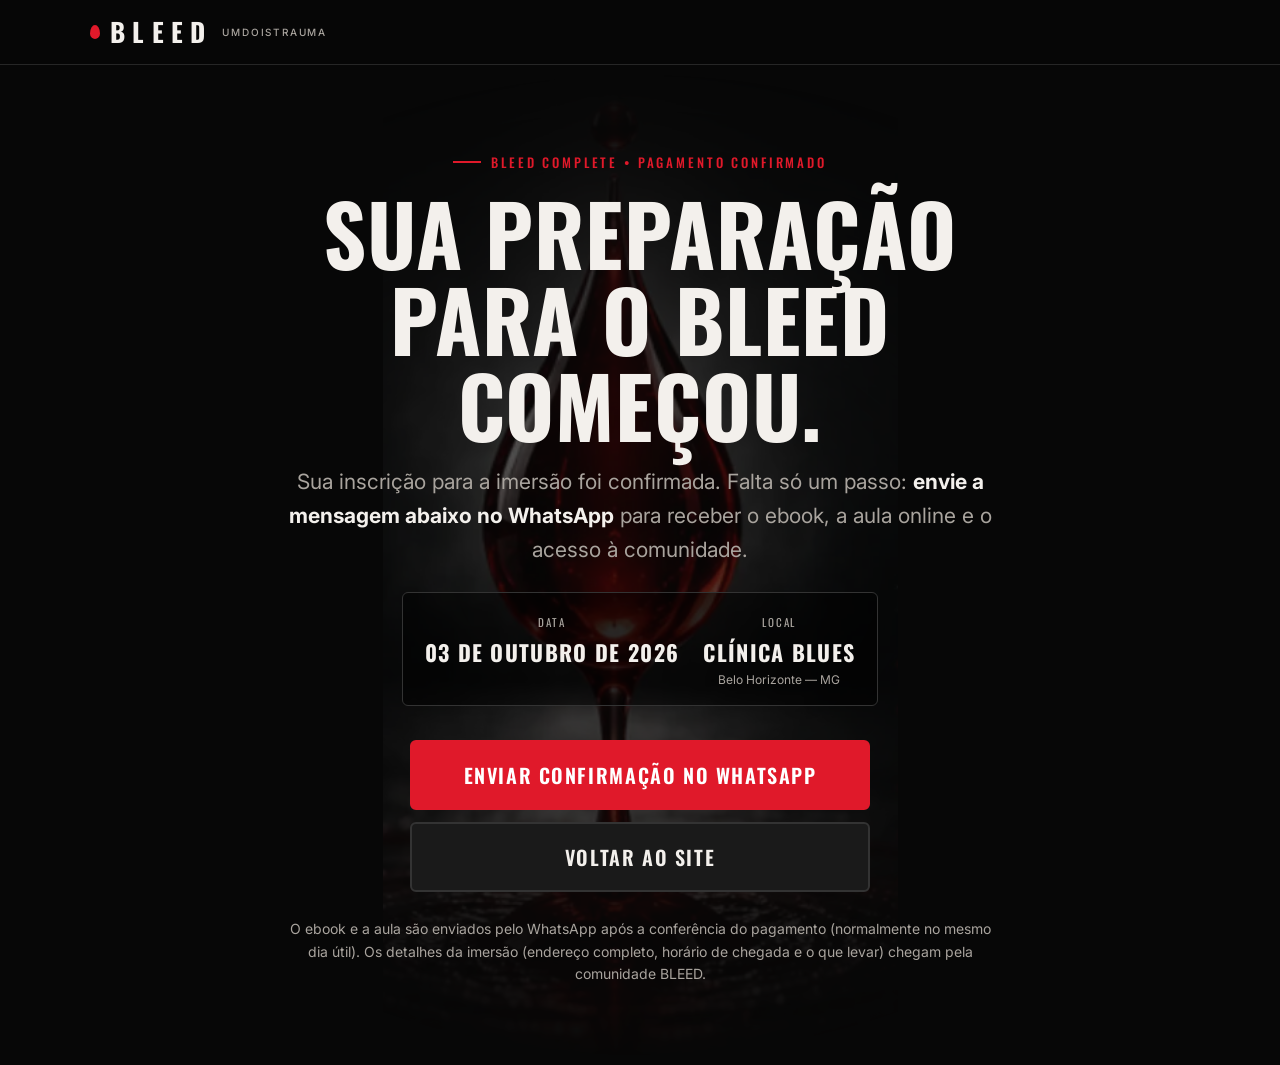
<file: obrigado-complete.html>
<!doctype html>
<html lang="pt-BR">
<head>
<!-- Google Tag Manager -->
<script>(function(w,d,s,l,i){w[l]=w[l]||[];w[l].push({'gtm.start':
new Date().getTime(),event:'gtm.js'});var f=d.getElementsByTagName(s)[0],
j=d.createElement(s),dl=l!='dataLayer'?'&l='+l:'';j.async=true;j.src=
'https://www.googletagmanager.com/gtm.js?id='+i+dl;f.parentNode.insertBefore(j,f);
})(window,document,'script','dataLayer','GTM-TF97MXT6');</script>
<!-- End Google Tag Manager -->
<meta charset="utf-8"><meta name="viewport" content="width=device-width,initial-scale=1">
<title>Sua preparação para o BLEED começou | BLEED Complete</title>
<meta name="robots" content="noindex,nofollow">
<link rel="icon" type="image/png" sizes="32x32" href="assets/favicon-32.png">
<link rel="preconnect" href="https://fonts.googleapis.com"><link rel="preconnect" href="https://fonts.gstatic.com" crossorigin>
<link href="https://fonts.googleapis.com/css2?family=Oswald:wght@500;600;700&family=Inter:wght@400;500;600;700&display=swap" rel="stylesheet">
<link rel="stylesheet" href="styles.css">
<script src="config.js"></script>
<script src="app.js" defer></script>
</head>
<body>
<!-- Google Tag Manager (noscript) -->
<noscript><iframe src="https://www.googletagmanager.com/ns.html?id=GTM-TF97MXT6"
height="0" width="0" style="display:none;visibility:hidden"></iframe></noscript>
<!-- End Google Tag Manager (noscript) -->
<header class="top"><div class="wrap"><a class="logo" href="index.html"><i></i>BLEED <small>UMDOISTRAUMA</small></a></div></header>
<section class="thanks">
  <div class="bg" aria-hidden="true"></div>
  <div class="in">
    <div class="kicker" style="justify-content:center">BLEED Complete • Pagamento confirmado</div>
    <h1>Sua preparação para o BLEED começou.</h1>
    <p class="lead" style="margin:18px auto 0">Sua inscrição para a imersão foi confirmada. Falta só um passo: <strong>envie a mensagem abaixo no WhatsApp</strong> para receber o ebook, a aula online e o acesso à comunidade.</p>
    <div class="when"><div><small>Data</small><b>03 de outubro de 2026</b></div><div><small>Local</small><b>Clínica Blues</b><span class="muted" style="font-size:12px;display:block">Belo Horizonte — MG</span></div></div>
    <div class="btns">
      <a class="btn big" id="btn-wa" href="#" target="_blank" rel="noopener">Enviar confirmação no WhatsApp</a>
      <a class="btn dark big" href="index.html">Voltar ao site</a>
    </div>
    <p class="note">O ebook e a aula são enviados pelo WhatsApp após a conferência do pagamento (normalmente no mesmo dia útil). Os detalhes da imersão (endereço completo, horário de chegada e o que levar) chegam pela comunidade BLEED.</p>
  </div>
</section>
<script>
(function(){
  var C=window.BLEED_CONFIG||{},W=C.whatsapp||{};
  var q=new URLSearchParams(location.search), sid=q.get("session_id")||"";
  var msg="Olá! Acabei de realizar o pagamento do BLEED COMPLETE (Formação + Imersão 03/10) pelo cartão, via Stripe."+(sid?"\nCódigo da compra: "+sid.slice(0,20):"")+"\n\nNome completo: \nE-mail: \n\nAguardo o ebook, a aula online e o acesso à comunidade BLEED.";
  var wa="https://wa.me/"+W.number+"?text="+encodeURIComponent(msg);
  var b=document.getElementById("btn-wa"); b.href=wa;
  b.addEventListener("click",function(){ window.bleedTrack&&bleedTrack("whatsapp_click",{content_name:"thanks_complete"}); });
  document.addEventListener("DOMContentLoaded",function(){
    if(sessionStorage.getItem("bleed_purchase_complete"))return;
    try{sessionStorage.setItem("bleed_purchase_complete","1")}catch(e){}
    window.bleedTrack&&bleedTrack("purchase",{item_name:"BLEED COMPLETE",value:1477,currency:"BRL",transaction_id:sid,items:[{item_name:"BLEED COMPLETE",quantity:1}]});
  });
})();
</script>
</body>
</html>
</file>
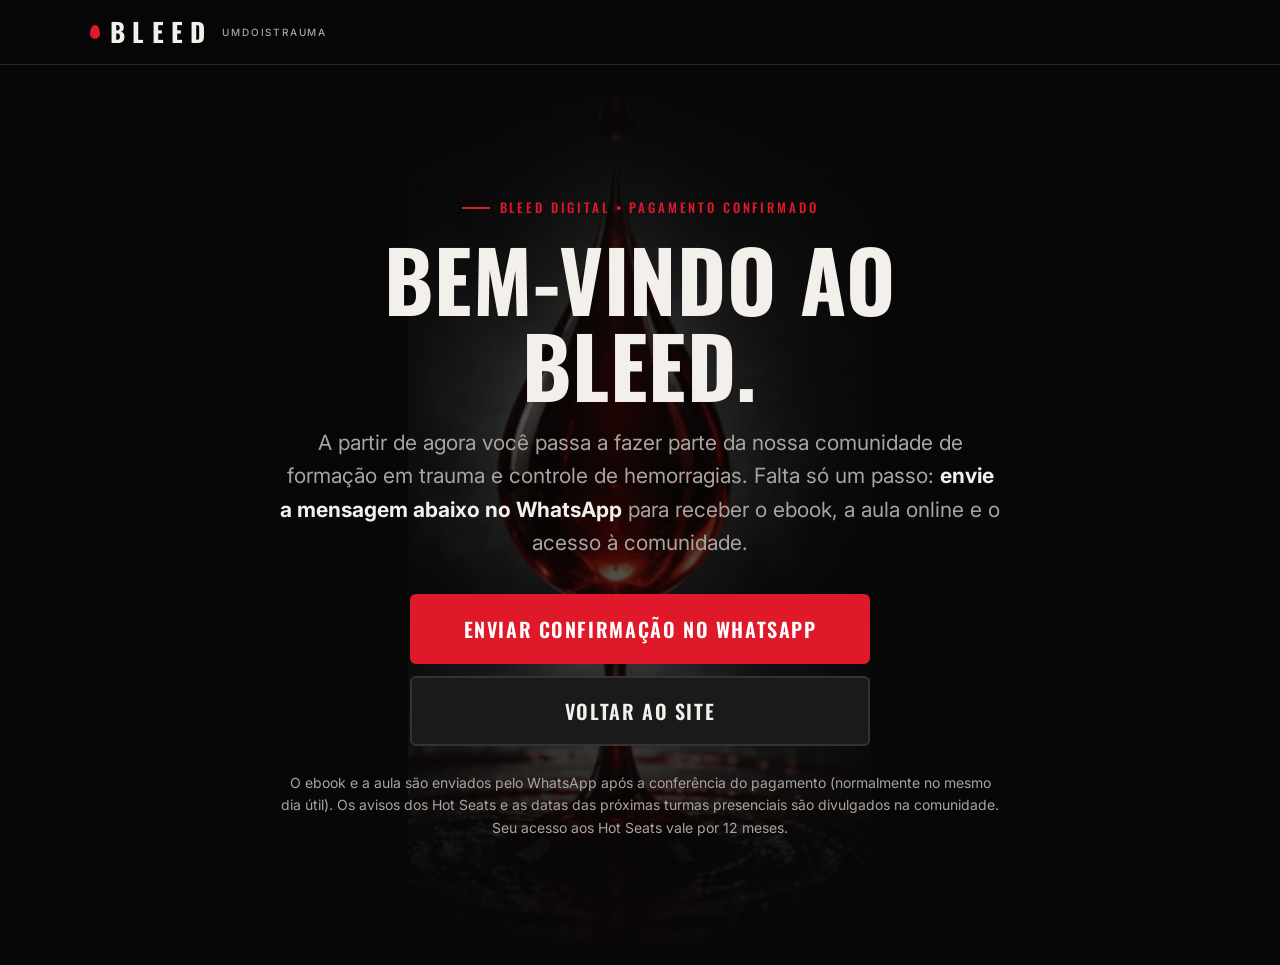
<file: obrigado-digital.html>
<!doctype html>
<html lang="pt-BR">
<head>
<!-- Google Tag Manager -->
<script>(function(w,d,s,l,i){w[l]=w[l]||[];w[l].push({'gtm.start':
new Date().getTime(),event:'gtm.js'});var f=d.getElementsByTagName(s)[0],
j=d.createElement(s),dl=l!='dataLayer'?'&l='+l:'';j.async=true;j.src=
'https://www.googletagmanager.com/gtm.js?id='+i+dl;f.parentNode.insertBefore(j,f);
})(window,document,'script','dataLayer','GTM-TF97MXT6');</script>
<!-- End Google Tag Manager -->
<meta charset="utf-8"><meta name="viewport" content="width=device-width,initial-scale=1">
<title>Bem-vindo ao BLEED | BLEED Digital</title>
<meta name="robots" content="noindex,nofollow">
<link rel="icon" type="image/png" sizes="32x32" href="assets/favicon-32.png">
<link rel="preconnect" href="https://fonts.googleapis.com"><link rel="preconnect" href="https://fonts.gstatic.com" crossorigin>
<link href="https://fonts.googleapis.com/css2?family=Oswald:wght@500;600;700&family=Inter:wght@400;500;600;700&display=swap" rel="stylesheet">
<link rel="stylesheet" href="styles.css">
<script src="config.js"></script>
<script src="app.js" defer></script>
</head>
<body>
<!-- Google Tag Manager (noscript) -->
<noscript><iframe src="https://www.googletagmanager.com/ns.html?id=GTM-TF97MXT6"
height="0" width="0" style="display:none;visibility:hidden"></iframe></noscript>
<!-- End Google Tag Manager (noscript) -->
<header class="top"><div class="wrap"><a class="logo" href="index.html"><i></i>BLEED <small>UMDOISTRAUMA</small></a></div></header>
<section class="thanks">
  <div class="bg" aria-hidden="true"></div>
  <div class="in">
    <div class="kicker" style="justify-content:center">BLEED Digital • Pagamento confirmado</div>
    <h1>Bem-vindo ao BLEED.</h1>
    <p class="lead" style="margin:18px auto 0">A partir de agora você passa a fazer parte da nossa comunidade de formação em trauma e controle de hemorragias. Falta só um passo: <strong>envie a mensagem abaixo no WhatsApp</strong> para receber o ebook, a aula online e o acesso à comunidade.</p>
    <div class="btns">
      <a class="btn big" id="btn-wa" href="#" target="_blank" rel="noopener">Enviar confirmação no WhatsApp</a>
      <a class="btn dark big" href="index.html">Voltar ao site</a>
    </div>
    <p class="note">O ebook e a aula são enviados pelo WhatsApp após a conferência do pagamento (normalmente no mesmo dia útil). Os avisos dos Hot Seats e as datas das próximas turmas presenciais são divulgados na comunidade. Seu acesso aos Hot Seats vale por 12 meses.</p>
  </div>
</section>
<script>
(function(){
  var C=window.BLEED_CONFIG||{},W=C.whatsapp||{};
  var q=new URLSearchParams(location.search), sid=q.get("session_id")||"";
  var msg="Olá! Acabei de realizar o pagamento do BLEED DIGITAL (Formação + Comunidade) via Stripe."+(sid?"\nCódigo da compra: "+sid.slice(0,20):"")+"\n\nNome completo: \nE-mail: \n\nAguardo o ebook, a aula online e o acesso à comunidade BLEED.";
  var wa="https://wa.me/"+W.number+"?text="+encodeURIComponent(msg);
  var b=document.getElementById("btn-wa"); b.href=wa;
  b.addEventListener("click",function(){ window.bleedTrack&&bleedTrack("whatsapp_click",{content_name:"thanks_digital"}); });
  document.addEventListener("DOMContentLoaded",function(){
    if(sessionStorage.getItem("bleed_purchase_digital"))return;
    try{sessionStorage.setItem("bleed_purchase_digital","1")}catch(e){}
    window.bleedTrack&&bleedTrack("purchase",{item_name:"BLEED DIGITAL",value:497,currency:"BRL",transaction_id:sid,items:[{item_name:"BLEED DIGITAL",quantity:1}]});
  });
})();
</script>
</body>
</html>
</file>
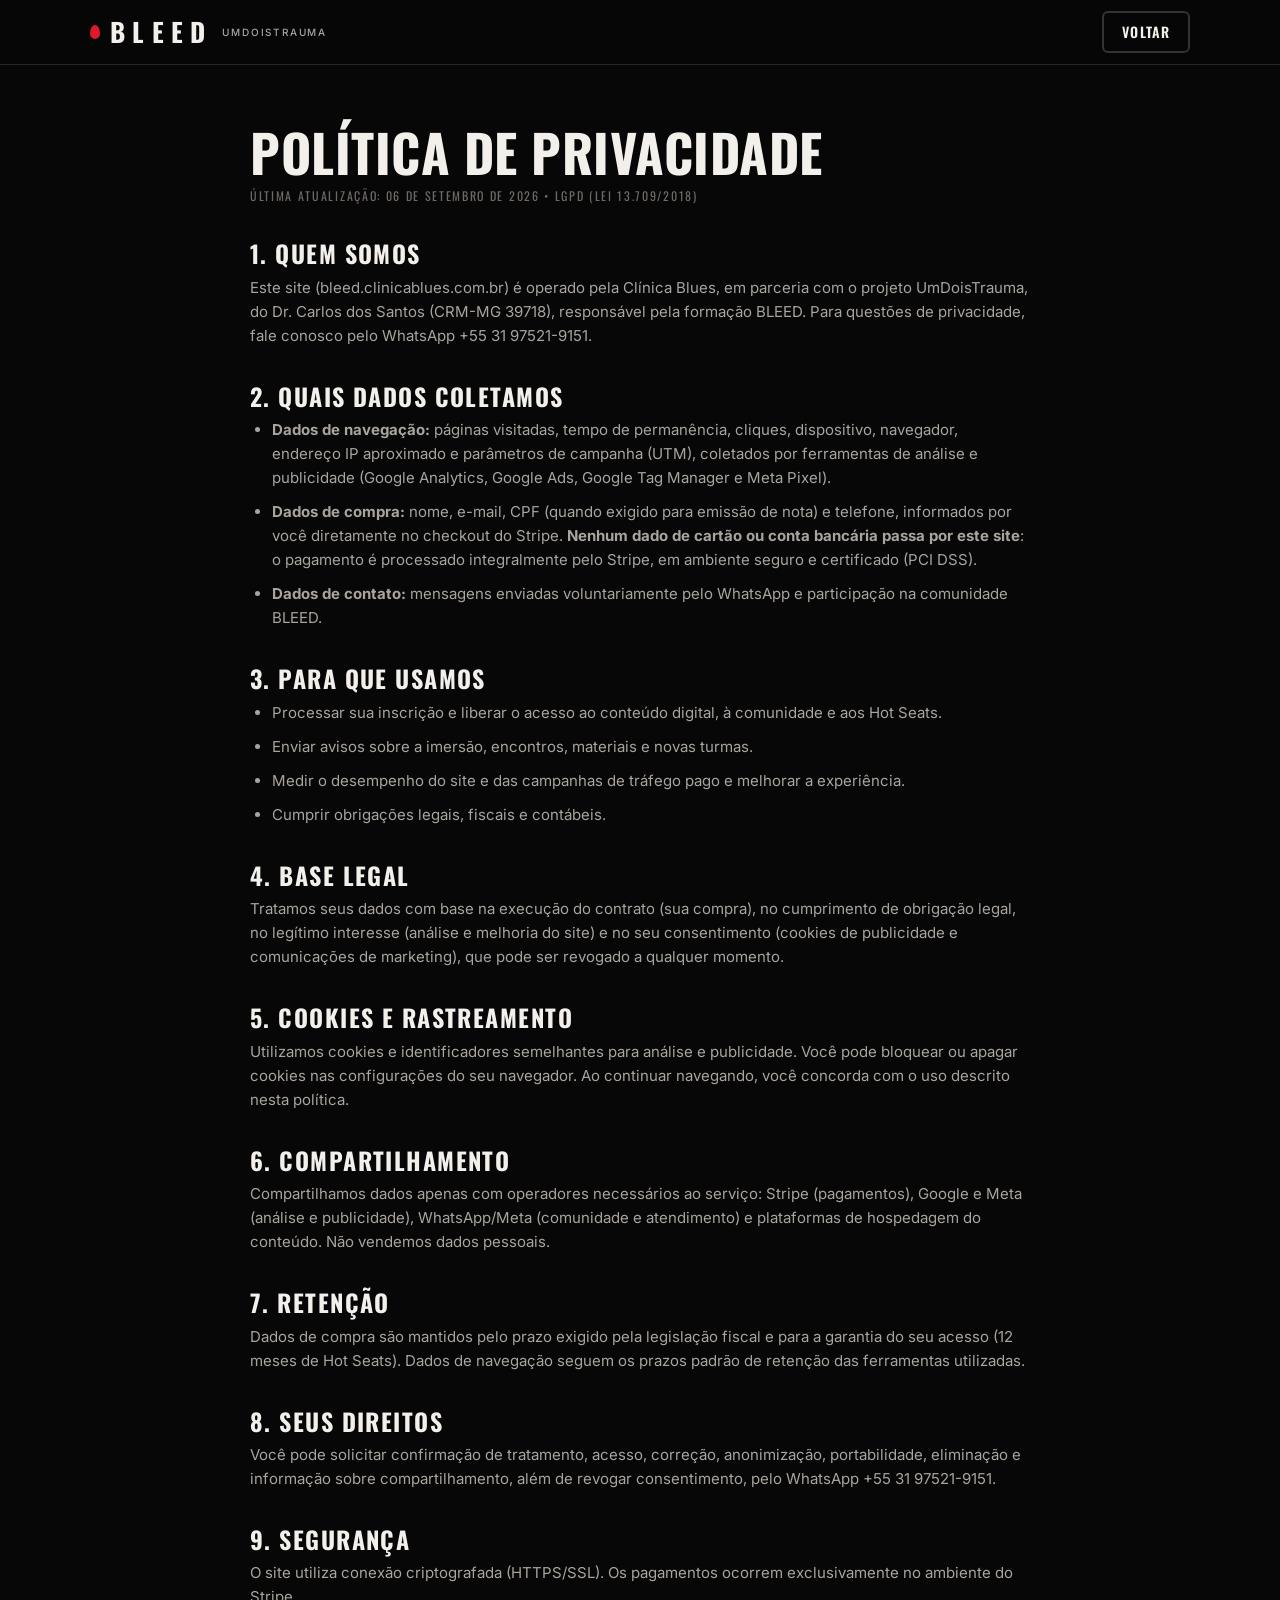
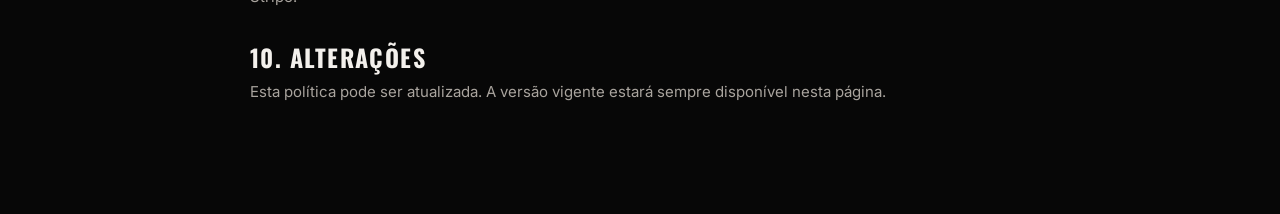
<file: privacidade.html>
<!doctype html>
<html lang="pt-BR">
<head>
<!-- Google Tag Manager -->
<script>(function(w,d,s,l,i){w[l]=w[l]||[];w[l].push({'gtm.start':
new Date().getTime(),event:'gtm.js'});var f=d.getElementsByTagName(s)[0],
j=d.createElement(s),dl=l!='dataLayer'?'&l='+l:'';j.async=true;j.src=
'https://www.googletagmanager.com/gtm.js?id='+i+dl;f.parentNode.insertBefore(j,f);
})(window,document,'script','dataLayer','GTM-TF97MXT6');</script>
<!-- End Google Tag Manager -->
<meta charset="utf-8"><meta name="viewport" content="width=device-width,initial-scale=1">
<title>Política de Privacidade | BLEED</title>
<meta name="robots" content="noindex">
<link rel="icon" type="image/png" sizes="32x32" href="assets/favicon-32.png">
<link href="https://fonts.googleapis.com/css2?family=Oswald:wght@500;600;700&family=Inter:wght@400;500;600;700&display=swap" rel="stylesheet">
<link rel="stylesheet" href="styles.css">
</head>
<body>
<!-- Google Tag Manager (noscript) -->
<noscript><iframe src="https://www.googletagmanager.com/ns.html?id=GTM-TF97MXT6"
height="0" width="0" style="display:none;visibility:hidden"></iframe></noscript>
<!-- End Google Tag Manager (noscript) -->
<header class="top"><div class="wrap"><a class="logo" href="index.html"><i></i>BLEED <small>UMDOISTRAUMA</small></a><a class="btn sm ghost" href="index.html">Voltar</a></div></header>
<main class="legal">
  <h1>Política de Privacidade</h1>
  <div class="upd">Última atualização: 06 de setembro de 2026 • LGPD (Lei 13.709/2018)</div>

  <h2>1. Quem somos</h2>
  <p>Este site (bleed.clinicablues.com.br) é operado pela Clínica Blues, em parceria com o projeto UmDoisTrauma, do Dr. Carlos dos Santos (CRM-MG 39718), responsável pela formação BLEED. Para questões de privacidade, fale conosco pelo WhatsApp +55 31 97521-9151.</p>

  <h2>2. Quais dados coletamos</h2>
  <ul>
    <li><strong>Dados de navegação:</strong> páginas visitadas, tempo de permanência, cliques, dispositivo, navegador, endereço IP aproximado e parâmetros de campanha (UTM), coletados por ferramentas de análise e publicidade (Google Analytics, Google Ads, Google Tag Manager e Meta Pixel).</li>
    <li><strong>Dados de compra:</strong> nome, e-mail, CPF (quando exigido para emissão de nota) e telefone, informados por você diretamente no checkout do Stripe. <strong>Nenhum dado de cartão ou conta bancária passa por este site</strong>: o pagamento é processado integralmente pelo Stripe, em ambiente seguro e certificado (PCI DSS).</li>
    <li><strong>Dados de contato:</strong> mensagens enviadas voluntariamente pelo WhatsApp e participação na comunidade BLEED.</li>
  </ul>

  <h2>3. Para que usamos</h2>
  <ul>
    <li>Processar sua inscrição e liberar o acesso ao conteúdo digital, à comunidade e aos Hot Seats.</li>
    <li>Enviar avisos sobre a imersão, encontros, materiais e novas turmas.</li>
    <li>Medir o desempenho do site e das campanhas de tráfego pago e melhorar a experiência.</li>
    <li>Cumprir obrigações legais, fiscais e contábeis.</li>
  </ul>

  <h2>4. Base legal</h2>
  <p>Tratamos seus dados com base na execução do contrato (sua compra), no cumprimento de obrigação legal, no legítimo interesse (análise e melhoria do site) e no seu consentimento (cookies de publicidade e comunicações de marketing), que pode ser revogado a qualquer momento.</p>

  <h2>5. Cookies e rastreamento</h2>
  <p>Utilizamos cookies e identificadores semelhantes para análise e publicidade. Você pode bloquear ou apagar cookies nas configurações do seu navegador. Ao continuar navegando, você concorda com o uso descrito nesta política.</p>

  <h2>6. Compartilhamento</h2>
  <p>Compartilhamos dados apenas com operadores necessários ao serviço: Stripe (pagamentos), Google e Meta (análise e publicidade), WhatsApp/Meta (comunidade e atendimento) e plataformas de hospedagem do conteúdo. Não vendemos dados pessoais.</p>

  <h2>7. Retenção</h2>
  <p>Dados de compra são mantidos pelo prazo exigido pela legislação fiscal e para a garantia do seu acesso (12 meses de Hot Seats). Dados de navegação seguem os prazos padrão de retenção das ferramentas utilizadas.</p>

  <h2>8. Seus direitos</h2>
  <p>Você pode solicitar confirmação de tratamento, acesso, correção, anonimização, portabilidade, eliminação e informação sobre compartilhamento, além de revogar consentimento, pelo WhatsApp +55 31 97521-9151.</p>

  <h2>9. Segurança</h2>
  <p>O site utiliza conexão criptografada (HTTPS/SSL). Os pagamentos ocorrem exclusivamente no ambiente do Stripe.</p>

  <h2>10. Alterações</h2>
  <p>Esta política pode ser atualizada. A versão vigente estará sempre disponível nesta página.</p>
</main>
</body>
</html>
</file>
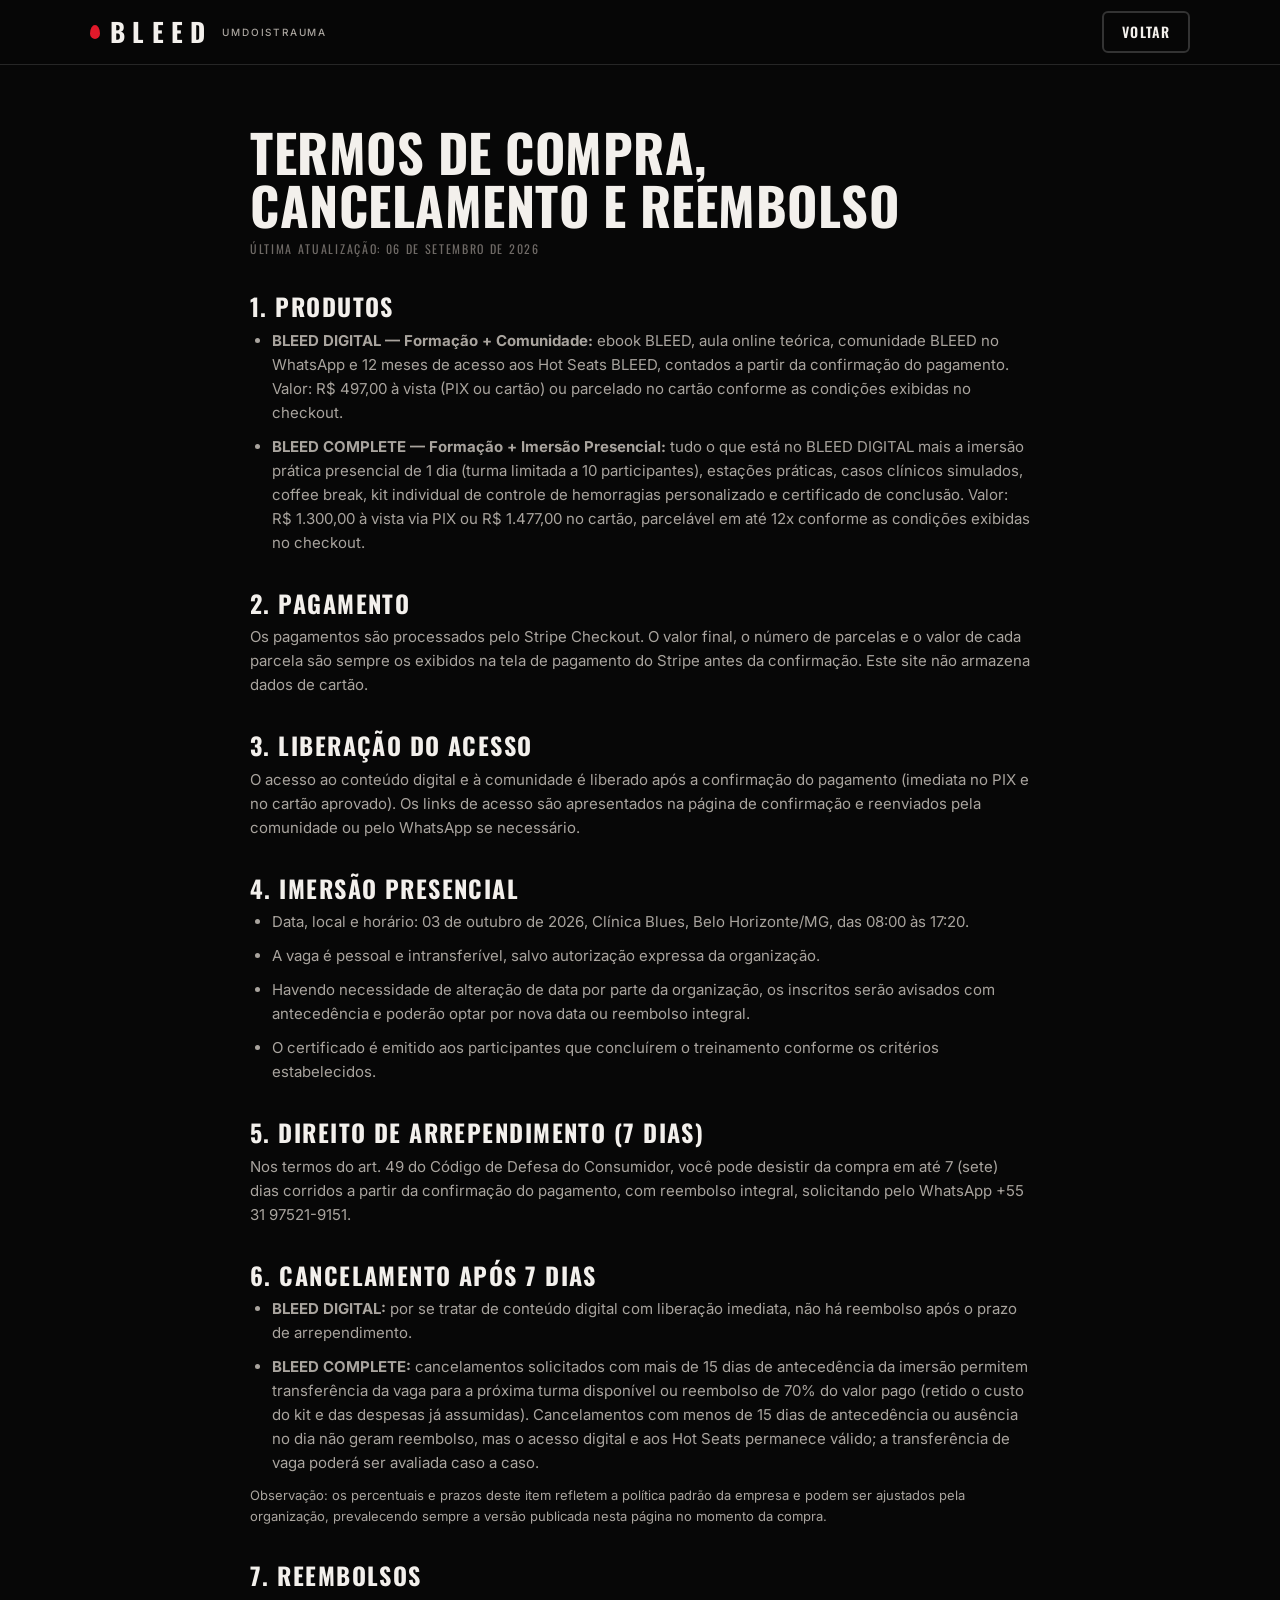
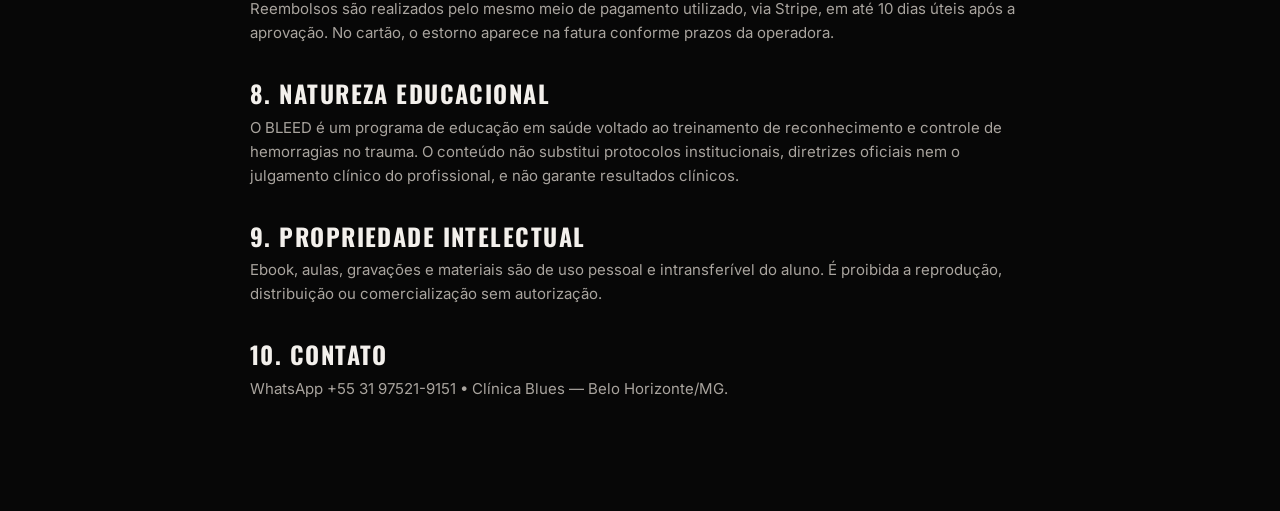
<file: termos.html>
<!doctype html>
<html lang="pt-BR">
<head>
<!-- Google Tag Manager -->
<script>(function(w,d,s,l,i){w[l]=w[l]||[];w[l].push({'gtm.start':
new Date().getTime(),event:'gtm.js'});var f=d.getElementsByTagName(s)[0],
j=d.createElement(s),dl=l!='dataLayer'?'&l='+l:'';j.async=true;j.src=
'https://www.googletagmanager.com/gtm.js?id='+i+dl;f.parentNode.insertBefore(j,f);
})(window,document,'script','dataLayer','GTM-TF97MXT6');</script>
<!-- End Google Tag Manager -->
<meta charset="utf-8"><meta name="viewport" content="width=device-width,initial-scale=1">
<title>Termos de Compra, Cancelamento e Reembolso | BLEED</title>
<meta name="robots" content="noindex">
<link rel="icon" type="image/png" sizes="32x32" href="assets/favicon-32.png">
<link href="https://fonts.googleapis.com/css2?family=Oswald:wght@500;600;700&family=Inter:wght@400;500;600;700&display=swap" rel="stylesheet">
<link rel="stylesheet" href="styles.css">
</head>
<body>
<!-- Google Tag Manager (noscript) -->
<noscript><iframe src="https://www.googletagmanager.com/ns.html?id=GTM-TF97MXT6"
height="0" width="0" style="display:none;visibility:hidden"></iframe></noscript>
<!-- End Google Tag Manager (noscript) -->
<header class="top"><div class="wrap"><a class="logo" href="index.html"><i></i>BLEED <small>UMDOISTRAUMA</small></a><a class="btn sm ghost" href="index.html">Voltar</a></div></header>
<main class="legal">
  <h1>Termos de Compra, Cancelamento e Reembolso</h1>
  <div class="upd">Última atualização: 06 de setembro de 2026</div>

  <h2>1. Produtos</h2>
  <ul>
    <li><strong>BLEED DIGITAL — Formação + Comunidade:</strong> ebook BLEED, aula online teórica, comunidade BLEED no WhatsApp e 12 meses de acesso aos Hot Seats BLEED, contados a partir da confirmação do pagamento. Valor: R$ 497,00 à vista (PIX ou cartão) ou parcelado no cartão conforme as condições exibidas no checkout.</li>
    <li><strong>BLEED COMPLETE — Formação + Imersão Presencial:</strong> tudo o que está no BLEED DIGITAL mais a imersão prática presencial de 1 dia (turma limitada a 10 participantes), estações práticas, casos clínicos simulados, coffee break, kit individual de controle de hemorragias personalizado e certificado de conclusão. Valor: R$ 1.300,00 à vista via PIX ou R$ 1.477,00 no cartão, parcelável em até 12x conforme as condições exibidas no checkout.</li>
  </ul>

  <h2>2. Pagamento</h2>
  <p>Os pagamentos são processados pelo Stripe Checkout. O valor final, o número de parcelas e o valor de cada parcela são sempre os exibidos na tela de pagamento do Stripe antes da confirmação. Este site não armazena dados de cartão.</p>

  <h2>3. Liberação do acesso</h2>
  <p>O acesso ao conteúdo digital e à comunidade é liberado após a confirmação do pagamento (imediata no PIX e no cartão aprovado). Os links de acesso são apresentados na página de confirmação e reenviados pela comunidade ou pelo WhatsApp se necessário.</p>

  <h2>4. Imersão presencial</h2>
  <ul>
    <li>Data, local e horário: 03 de outubro de 2026, Clínica Blues, Belo Horizonte/MG, das 08:00 às 17:20.</li>
    <li>A vaga é pessoal e intransferível, salvo autorização expressa da organização.</li>
    <li>Havendo necessidade de alteração de data por parte da organização, os inscritos serão avisados com antecedência e poderão optar por nova data ou reembolso integral.</li>
    <li>O certificado é emitido aos participantes que concluírem o treinamento conforme os critérios estabelecidos.</li>
  </ul>

  <h2>5. Direito de arrependimento (7 dias)</h2>
  <p>Nos termos do art. 49 do Código de Defesa do Consumidor, você pode desistir da compra em até 7 (sete) dias corridos a partir da confirmação do pagamento, com reembolso integral, solicitando pelo WhatsApp +55 31 97521-9151.</p>

  <h2>6. Cancelamento após 7 dias</h2>
  <ul>
    <li><strong>BLEED DIGITAL:</strong> por se tratar de conteúdo digital com liberação imediata, não há reembolso após o prazo de arrependimento.</li>
    <li><strong>BLEED COMPLETE:</strong> cancelamentos solicitados com mais de 15 dias de antecedência da imersão permitem transferência da vaga para a próxima turma disponível ou reembolso de 70% do valor pago (retido o custo do kit e das despesas já assumidas). Cancelamentos com menos de 15 dias de antecedência ou ausência no dia não geram reembolso, mas o acesso digital e aos Hot Seats permanece válido; a transferência de vaga poderá ser avaliada caso a caso.</li>
  </ul>
  <p class="muted" style="font-size:13px">Observação: os percentuais e prazos deste item refletem a política padrão da empresa e podem ser ajustados pela organização, prevalecendo sempre a versão publicada nesta página no momento da compra.</p>

  <h2>7. Reembolsos</h2>
  <p>Reembolsos são realizados pelo mesmo meio de pagamento utilizado, via Stripe, em até 10 dias úteis após a aprovação. No cartão, o estorno aparece na fatura conforme prazos da operadora.</p>

  <h2>8. Natureza educacional</h2>
  <p>O BLEED é um programa de educação em saúde voltado ao treinamento de reconhecimento e controle de hemorragias no trauma. O conteúdo não substitui protocolos institucionais, diretrizes oficiais nem o julgamento clínico do profissional, e não garante resultados clínicos.</p>

  <h2>9. Propriedade intelectual</h2>
  <p>Ebook, aulas, gravações e materiais são de uso pessoal e intransferível do aluno. É proibida a reprodução, distribuição ou comercialização sem autorização.</p>

  <h2>10. Contato</h2>
  <p>WhatsApp +55 31 97521-9151 • Clínica Blues — Belo Horizonte/MG.</p>
</main>
</body>
</html>
</file>
<file: styles.css>
/* BLEED — styles.css  |  PRETO + BRANCO + VERMELHO + CINZA ESCURO */
:root{
  --bg:#070707;--bg2:#0d0d0d;--panel:#131313;--panel2:#1a1a1a;--line:#262626;--line2:#333;
  --white:#f3f0ec;--grey:#a9a49e;--grey2:#6f6a66;
  --red:#b0101f;--red2:#e0192a;--bordo:#5e0b13;--bordo2:#3a070c;
  --font-d:"Oswald","Arial Narrow",Impact,sans-serif;--font-b:"Inter",system-ui,-apple-system,"Segoe UI",Roboto,Helvetica,Arial,sans-serif;
  --max:1140px;--r:6px;
}
*{box-sizing:border-box;margin:0;padding:0}
html{scroll-behavior:smooth;-webkit-text-size-adjust:100%}
body{background:var(--bg);color:var(--white);font-family:var(--font-b);font-size:16px;line-height:1.6;overflow-x:hidden}
img{max-width:100%;display:block;height:auto}
a{color:inherit;text-decoration:none}
ul{list-style:none}
strong{font-weight:700}
.wrap{max-width:var(--max);margin:0 auto;padding:0 20px}
section{position:relative;padding:88px 0}
@media(max-width:720px){section{padding:64px 0}}
h1,h2,h3,.d{font-family:var(--font-d);text-transform:uppercase;letter-spacing:.01em;line-height:1.02;font-weight:700}
h1{font-size:clamp(40px,7.2vw,84px)}
h2{font-size:clamp(30px,4.6vw,56px)}
h3{font-size:clamp(20px,2.4vw,26px);font-weight:600}
.lead{font-size:clamp(17px,2vw,21px);color:var(--grey);max-width:760px}
.lead strong{color:var(--white)}
.kicker{font-family:var(--font-d);text-transform:uppercase;letter-spacing:.22em;font-size:13px;color:var(--red2);font-weight:500;display:inline-flex;align-items:center;gap:10px;margin-bottom:18px}
.kicker::before{content:"";width:28px;height:2px;background:var(--red2)}
.center{text-align:center}.center .kicker{justify-content:center}.center .lead{margin:0 auto}
.red{color:var(--red2)}.muted{color:var(--grey)}
.rule{height:1px;background:linear-gradient(90deg,transparent,var(--red) 30%,var(--red) 70%,transparent);margin:0 auto;width:min(680px,80%)}

/* buttons */
.btn{display:inline-flex;align-items:center;justify-content:center;gap:10px;font-family:var(--font-d);text-transform:uppercase;letter-spacing:.08em;font-weight:600;font-size:17px;padding:18px 32px;border-radius:var(--r);border:2px solid var(--red2);background:var(--red2);color:#fff;cursor:pointer;transition:.18s;position:relative;overflow:hidden;text-align:center;line-height:1.1}
.btn:hover{background:#ff2a3b;border-color:#ff2a3b;transform:translateY(-1px);box-shadow:0 12px 34px -12px rgba(224,25,42,.7)}
.btn.ghost{background:transparent;color:var(--white);border-color:var(--line2)}
.btn.ghost:hover{border-color:var(--white);background:rgba(255,255,255,.04);box-shadow:none}
.btn.dark{background:var(--panel2);border-color:var(--line2);color:var(--white)}
.btn.dark:hover{border-color:var(--red2);box-shadow:none;background:var(--panel2)}
.btn.big{font-size:20px;padding:22px 40px;width:100%}
.btn.sm{font-size:14px;padding:13px 22px}
.btn svg{width:18px;height:18px;flex:none}
.cta-row{display:flex;flex-wrap:wrap;gap:14px;margin-top:34px}
@media(max-width:560px){.cta-row .btn{width:100%}}

/* ECG line decoration */
.ecg{position:absolute;left:0;right:0;height:60px;pointer-events:none;opacity:.35}
.ecg svg{width:100%;height:100%}
.ecg path{fill:none;stroke:var(--red);stroke-width:1.5;stroke-dasharray:1400;stroke-dashoffset:1400;animation:ecg 6s linear infinite}
@keyframes ecg{to{stroke-dashoffset:0}}

/* header */
header.top{position:sticky;top:0;z-index:50;background:rgba(7,7,7,.82);backdrop-filter:blur(10px);border-bottom:1px solid var(--line)}
header.top .wrap{display:flex;align-items:center;justify-content:space-between;height:64px}
.logo{font-family:var(--font-d);font-weight:700;font-size:26px;letter-spacing:.28em;display:flex;align-items:center;gap:10px}
.logo i{width:10px;height:14px;background:var(--red2);border-radius:50% 50% 50% 50%/60% 60% 40% 40%;display:inline-block;transform:rotate(0)}
.logo small{font-family:var(--font-b);font-size:10px;letter-spacing:.18em;color:var(--grey);font-weight:500}
nav.menu{display:flex;gap:26px;font-size:13px;letter-spacing:.14em;text-transform:uppercase;color:var(--grey);font-weight:500}
nav.menu a:hover{color:var(--white)}
@media(max-width:900px){nav.menu{display:none}}
header .btn.sm{padding:11px 18px}

/* hero */
.hero{min-height:calc(100svh - 64px);display:flex;align-items:center;padding:72px 0 96px;overflow:hidden;
  background:radial-gradient(ellipse 60% 55% at 78% 50%,rgba(176,16,31,.22),transparent 65%),var(--bg)}
.hero .bgimg{position:absolute;inset:0;z-index:0;background:url(assets/drop.webp) right center/contain no-repeat;opacity:.55;
  -webkit-mask-image:linear-gradient(90deg,transparent 20%,#000 60%);mask-image:linear-gradient(90deg,transparent 20%,#000 60%)}
.hero .wrap{position:relative;z-index:1}
.hero .tag{font-family:var(--font-d);letter-spacing:.32em;font-size:clamp(12px,1.4vw,15px);color:var(--grey);text-transform:uppercase;margin-bottom:14px}
.hero .brand{font-family:var(--font-d);font-size:clamp(64px,11vw,132px);letter-spacing:.24em;line-height:.9;font-weight:700;display:flex;align-items:center;gap:.16em}
.hero .brand i{width:.34em;height:.46em;background:var(--red2);border-radius:50%/60% 60% 40% 40%;display:inline-block;filter:drop-shadow(0 0 14px rgba(224,25,42,.55))}
.hero .sub{font-family:var(--font-d);font-size:clamp(15px,2vw,22px);letter-spacing:.06em;text-transform:uppercase;color:var(--grey);margin:6px 0 4px}
.hero .rae{font-family:var(--font-d);letter-spacing:.3em;font-size:clamp(12px,1.5vw,15px);color:var(--red2);margin-bottom:38px}
.hero h1{max-width:820px;margin-bottom:22px}
.hero h1 em{font-style:normal;color:var(--red2)}
.hero .lead{max-width:640px}
.hero .after{margin-top:26px;color:var(--grey);max-width:560px}
.hero .after strong{color:var(--white);font-size:1.15em}
.hero .facts{margin-top:34px;display:flex;flex-wrap:wrap;gap:0;font-family:var(--font-d);text-transform:uppercase;letter-spacing:.16em;font-size:14px}
.hero .facts span{padding:10px 18px;border:1px solid var(--line2);border-right:0}
.hero .facts span:first-child{border-radius:var(--r) 0 0 var(--r)}
.hero .facts span:last-child{border-right:1px solid var(--line2);border-radius:0 var(--r) var(--r) 0}
.hero .facts span.hl{background:var(--red2);border-color:var(--red2);color:#fff}
@media(max-width:560px){.hero .facts span{flex:1 1 100%;border:1px solid var(--line2)!important;border-radius:0!important;text-align:center}}
.hero .place{margin-top:14px;font-size:13px;letter-spacing:.16em;text-transform:uppercase;color:var(--grey2)}
@media(max-width:720px){.hero{min-height:auto;padding:56px 0 72px}.hero .bgimg{opacity:.3;background-position:center top;-webkit-mask-image:linear-gradient(180deg,#000 30%,transparent 90%);mask-image:linear-gradient(180deg,#000 30%,transparent 90%)}}

/* pain */
.pain{background:var(--bg2);border-top:1px solid var(--line);border-bottom:1px solid var(--line)}
.pain .grid{display:grid;grid-template-columns:1.1fr 1fr;gap:56px;align-items:start}
@media(max-width:860px){.pain .grid{grid-template-columns:1fr}}
.need{margin-top:26px;display:grid;grid-template-columns:1fr 1fr;gap:10px 22px}
.need li{padding:12px 0 12px 22px;border-bottom:1px solid var(--line);position:relative;color:var(--grey);font-size:15px}
.need li::before{content:"";position:absolute;left:0;top:19px;width:8px;height:8px;background:var(--red2);transform:rotate(45deg)}
.impact{margin-top:48px;font-family:var(--font-d);text-transform:uppercase;font-size:clamp(26px,3.6vw,40px);line-height:1.08;font-weight:600}
.impact span{display:block}.impact .r{color:var(--red2)}
.flow{display:grid;grid-template-columns:repeat(4,1fr);gap:0;margin-top:42px;border:1px solid var(--line);border-radius:var(--r);overflow:hidden;background:var(--panel)}
.flow div{padding:26px 16px;border-right:1px solid var(--line);position:relative}
.flow div:last-child{border-right:0}
.flow b{display:block;font-family:var(--font-d);text-transform:uppercase;letter-spacing:.08em;font-size:clamp(15px,1.6vw,20px);color:var(--white);margin-bottom:6px}
.flow small{color:var(--grey);font-size:13px;line-height:1.4;display:block}
.flow .n{font-family:var(--font-d);color:var(--red2);font-size:12px;letter-spacing:.2em;margin-bottom:8px;display:block}
.flow div::after{content:"›";position:absolute;right:-7px;top:50%;transform:translateY(-50%);color:var(--red2);font-size:26px;z-index:2;background:var(--panel);line-height:1;padding:0 2px}
.flow div:last-child::after{display:none}
@media(max-width:720px){.flow{grid-template-columns:1fr 1fr}.flow div{border-bottom:1px solid var(--line)}.flow div::after{display:none}}

/* about */
.about .grid{display:grid;grid-template-columns:1fr 1fr;gap:60px;align-items:center}
@media(max-width:860px){.about .grid{grid-template-columns:1fr}}
.about .pic{position:relative;border-radius:var(--r);overflow:hidden;border:1px solid var(--line);aspect-ratio:4/5;background:#000}
.about .pic img{width:100%;height:100%;object-fit:cover;opacity:.9}
.about .pic::after{content:"";position:absolute;inset:0;background:linear-gradient(180deg,transparent 55%,rgba(7,7,7,.9))}
.about .pic .cap{position:absolute;left:22px;bottom:20px;z-index:2;font-family:var(--font-d);text-transform:uppercase;letter-spacing:.14em;font-size:13px;color:var(--grey)}
.combo{margin-top:26px;display:grid;grid-template-columns:1fr 1fr;gap:8px 18px}
.combo li{font-size:15px;color:var(--grey);padding-left:22px;position:relative}
.combo li::before{content:"✓";position:absolute;left:0;color:var(--red2);font-weight:700}
.motto{margin-top:38px;padding:26px 30px;border-left:3px solid var(--red2);background:var(--panel);font-family:var(--font-d);text-transform:uppercase;font-size:clamp(20px,2.4vw,28px);line-height:1.15;font-weight:600}
.motto span{display:block;color:var(--grey)}

/* plans */
.plans{background:var(--bg2);border-top:1px solid var(--line)}
.plan-grid{display:grid;grid-template-columns:1fr 1.15fr;gap:22px;margin-top:44px;align-items:start}
@media(max-width:900px){.plan-grid{grid-template-columns:1fr}}
.plan{background:var(--panel);border:1px solid var(--line);border-radius:8px;padding:34px 30px;position:relative}
.plan.feat{border-color:var(--red);box-shadow:0 0 0 1px var(--red),0 30px 80px -40px rgba(224,25,42,.5);background:linear-gradient(180deg,#171010,var(--panel) 40%)}
.plan .badge{position:absolute;top:-13px;left:28px;background:var(--panel2);border:1px solid var(--line2);color:var(--grey);font-family:var(--font-d);text-transform:uppercase;letter-spacing:.18em;font-size:11px;padding:6px 12px;border-radius:3px}
.plan.feat .badge{background:var(--red2);border-color:var(--red2);color:#fff}
.plan h3{font-size:clamp(28px,3.4vw,40px);letter-spacing:.1em;font-weight:700;margin-top:8px}
.plan .sub{color:var(--grey);font-size:14px;letter-spacing:.12em;text-transform:uppercase;font-family:var(--font-d);margin-top:2px}
.pricebox{margin:26px 0;display:grid;gap:12px}
.price{border:1px solid var(--line);border-radius:var(--r);padding:16px 18px;display:flex;align-items:baseline;justify-content:space-between;gap:14px;flex-wrap:wrap;background:var(--bg)}
.price.pix{border-color:var(--red)}
.price .v{font-family:var(--font-d);font-size:clamp(30px,3.6vw,40px);font-weight:700;line-height:1}
.price .v small{font-size:.5em;color:var(--grey);font-weight:500;letter-spacing:.06em;margin-left:6px}
.price .w{font-size:13px;color:var(--grey);text-transform:uppercase;letter-spacing:.14em;font-family:var(--font-d)}
.price.pix .w{color:var(--red2)}
.ou{text-align:center;color:var(--grey2);font-family:var(--font-d);letter-spacing:.3em;text-transform:uppercase;font-size:12px}
.plan p.desc{color:var(--grey);font-size:15px}
.plan p.desc strong{color:var(--white)}
.inc{margin-top:22px}
.inc h4{font-family:var(--font-d);text-transform:uppercase;letter-spacing:.18em;font-size:12px;color:var(--grey2);margin-bottom:10px}
.inc li{padding:8px 0 8px 26px;border-bottom:1px solid var(--line);font-size:14.5px;position:relative;color:#ddd}
.inc li::before{content:"✓";position:absolute;left:2px;top:8px;color:var(--red2);font-weight:700}
.inc li:last-child{border-bottom:0}
.plan .when{margin-top:24px;display:grid;grid-template-columns:1fr 1fr;gap:10px}
.plan .when div{background:var(--bg);border:1px solid var(--line);border-radius:var(--r);padding:14px 16px}
.plan .when b{display:block;font-family:var(--font-d);text-transform:uppercase;font-size:20px;letter-spacing:.06em}
.plan .when small{color:var(--grey);font-size:12px;letter-spacing:.14em;text-transform:uppercase;font-family:var(--font-d)}
.plan .warn{margin-top:16px;font-size:14px;color:var(--grey)}
.plan .warn strong{color:var(--red2)}
.plan .btn.big{margin-top:24px}
.plan .fine{margin-top:12px;font-size:12px;color:var(--grey2);text-align:center}

/* timeline */
.day{background:var(--bg)}
.tl{margin-top:44px;position:relative;max-width:820px}
.tl::before{content:"";position:absolute;left:96px;top:0;bottom:0;width:1px;background:linear-gradient(180deg,var(--line2),var(--red) 50%,var(--line2))}
.tl li{display:grid;grid-template-columns:82px 1fr;gap:28px;padding:11px 0;position:relative}
.tl li .t{font-family:var(--font-d);font-size:13px;letter-spacing:.06em;color:var(--grey);text-align:right;padding-top:3px;white-space:nowrap}
.tl li .b{padding-left:12px;font-size:15px;color:var(--grey)}
.tl li::before{content:"";position:absolute;left:92px;top:19px;width:9px;height:9px;border-radius:50%;background:var(--line2);border:2px solid var(--bg)}
.tl li.st .b{color:var(--white);font-weight:600}
.tl li.st::before{background:var(--red2);box-shadow:0 0 0 4px rgba(224,25,42,.18)}
.tl li.case .b{color:var(--white)}
.tl li.case::before{background:var(--white)}
.tl li.brk .b{font-style:italic;color:var(--grey2)}
.tl li .b em{font-style:normal;font-family:var(--font-d);text-transform:uppercase;letter-spacing:.14em;font-size:11px;color:var(--red2);margin-right:8px}
@media(max-width:560px){.tl::before{left:84px}.tl li{grid-template-columns:74px 1fr;gap:20px}.tl li::before{left:80px}.tl li .t{font-size:11.5px;letter-spacing:0}.tl li .b{font-size:14.5px}}
.tl-legend{margin-top:40px;font-family:var(--font-d);text-transform:uppercase;letter-spacing:.2em;font-size:clamp(14px,2vw,20px);display:flex;flex-wrap:wrap;gap:8px 18px;color:var(--grey)}
.tl-legend b{color:var(--white)}.tl-legend i{color:var(--red2);font-style:normal}

/* hands-on */
.hands{background:var(--bg2);border-top:1px solid var(--line);border-bottom:1px solid var(--line);overflow:hidden}
.hands .bg{position:absolute;inset:0;background:url(assets/treino2.webp) center/cover no-repeat;opacity:.14;filter:grayscale(.4) contrast(1.1);-webkit-mask-image:linear-gradient(180deg,#000,transparent 85%);mask-image:linear-gradient(180deg,#000,transparent 85%)}
.hands .wrap{position:relative}
.hands .big{font-family:var(--font-d);text-transform:uppercase;font-size:clamp(56px,10vw,120px);line-height:.95;color:var(--red2);font-weight:700;margin:6px 0 30px}
.cards{display:grid;grid-template-columns:repeat(3,1fr);gap:14px}
@media(max-width:860px){.cards{grid-template-columns:1fr 1fr}}
@media(max-width:560px){.cards{grid-template-columns:1fr}}
.card{background:var(--panel);border:1px solid var(--line);border-radius:var(--r);padding:24px 22px;transition:.2s}
.card:hover{border-color:var(--red);transform:translateY(-2px)}
.card .ic{width:40px;height:40px;border:1px solid var(--line2);border-radius:4px;display:grid;place-items:center;margin-bottom:16px;color:var(--red2)}
.card .ic svg{width:22px;height:22px}
.card h3{font-size:19px;margin-bottom:6px}
.card p{color:var(--grey);font-size:14px}
.photos{margin-top:40px;display:grid;grid-template-columns:repeat(5,1fr);gap:8px}
.photos img{aspect-ratio:4/3;object-fit:cover;width:100%;border-radius:4px;filter:saturate(.85) contrast(1.05);border:1px solid var(--line)}
@media(max-width:720px){.photos{grid-template-columns:repeat(3,1fr)}.photos img:nth-child(n+4){display:none}}

/* kit */
.kit .grid{display:grid;grid-template-columns:1fr 1fr;gap:56px;align-items:center}
@media(max-width:860px){.kit .grid{grid-template-columns:1fr}}
.kitbox{position:relative;aspect-ratio:1/1;border-radius:8px;background:radial-gradient(circle at 50% 40%,#2a0b0e,#0a0a0a 70%);border:1px solid var(--line);display:grid;place-items:center;overflow:hidden}
.kitbox svg{width:78%;height:auto;filter:drop-shadow(0 30px 40px rgba(0,0,0,.7))}
.kitbox .tag{position:absolute;bottom:18px;left:18px;font-family:var(--font-d);text-transform:uppercase;letter-spacing:.2em;font-size:11px;color:var(--grey2)}
.kit h3.big{font-size:clamp(26px,3.2vw,36px);letter-spacing:.06em;margin:16px 0 8px}
.kit .items{margin-top:22px;display:grid;grid-template-columns:1fr 1fr;gap:8px 16px;font-size:14px;color:var(--grey)}
.kit .items li{padding-left:18px;position:relative}
.kit .items li::before{content:"";position:absolute;left:0;top:9px;width:6px;height:6px;background:var(--red2);transform:rotate(45deg)}

/* hot seats */
.hot{background:var(--bg2);border-top:1px solid var(--line)}
.hot .grid{display:grid;grid-template-columns:1.1fr .9fr;gap:56px;align-items:center}
@media(max-width:900px){.hot .grid{grid-template-columns:1fr}}
.hot h2 span{display:block}
.hot h2 .r{color:var(--red2)}
.can{margin-top:22px;display:grid;grid-template-columns:1fr 1fr;gap:8px 18px}
.can li{color:var(--grey);font-size:15px;padding-left:22px;position:relative}
.can li::before{content:"✓";position:absolute;left:0;color:var(--red2);font-weight:700}
.quote2{margin-top:36px;font-family:var(--font-d);text-transform:uppercase;font-size:clamp(20px,2.4vw,28px);line-height:1.15;font-weight:600;border-left:3px solid var(--red2);padding-left:20px}
.quote2 span{display:block;color:var(--grey)}
/* whatsapp mock */
.wa{background:#0b0f0d;border:1px solid #1f2a24;border-radius:14px;padding:0;overflow:hidden;max-width:400px;margin:0 auto;box-shadow:0 40px 80px -40px rgba(0,0,0,.9)}
.wa .hd{background:#101a15;padding:12px 16px;display:flex;align-items:center;gap:12px;border-bottom:1px solid #1f2a24}
.wa .hd .av{width:38px;height:38px;border-radius:50%;background:var(--red2);display:grid;place-items:center;font-family:var(--font-d);font-weight:700;letter-spacing:.1em;font-size:13px}
.wa .hd b{display:block;font-size:14px}.wa .hd small{color:#7f8f86;font-size:11px}
.wa .body{padding:16px 12px;display:grid;gap:8px;background:radial-gradient(circle at 20% 10%,#12181490,transparent 50%),#0b0f0d}
.wa .m{background:#182420;border-radius:10px;padding:9px 12px;font-size:13.5px;max-width:88%;line-height:1.4;position:relative}
.wa .m.me{background:#1f3a2a;justify-self:end}
.wa .m .who{color:var(--red2);font-weight:600;font-size:12px;display:block;margin-bottom:2px}
.wa .m .tm{float:right;color:#7f8f86;font-size:10px;margin:8px 0 0 10px}
.wa .sys{font-size:11px;color:#7f8f86;text-align:center;background:#101a15;border-radius:6px;padding:4px 10px;justify-self:center}
.wa .ft{padding:10px 12px;border-top:1px solid #1f2a24;display:flex;gap:8px;align-items:center}
.wa .ft span{flex:1;background:#101a15;border-radius:20px;padding:8px 14px;font-size:12px;color:#7f8f86}
.wa .ft i{width:34px;height:34px;border-radius:50%;background:#1f3a2a;display:inline-block}
.wa-use{margin-top:22px;display:flex;flex-wrap:wrap;gap:8px}
.wa-use li{font-size:12.5px;padding:7px 12px;border:1px solid var(--line2);border-radius:20px;color:var(--grey)}
.disclaim{margin-top:18px;font-size:12.5px;color:var(--grey2)}

/* authority */
.auth{overflow:hidden;background:var(--bg)}
.auth .grid{display:grid;grid-template-columns:.9fr 1.1fr;gap:56px;align-items:center}
@media(max-width:860px){.auth .grid{grid-template-columns:1fr}}
.auth .photo{position:relative;border-radius:8px;overflow:hidden;border:1px solid var(--line);aspect-ratio:4/5}
.auth .photo img{width:100%;height:100%;object-fit:cover;object-position:top}
.auth .photo::after{content:"";position:absolute;inset:0;background:linear-gradient(180deg,transparent 60%,var(--bg))}
.auth .photo .nm{position:absolute;left:24px;bottom:22px;z-index:2}
.auth .photo .nm b{display:block;font-family:var(--font-d);text-transform:uppercase;font-size:24px;letter-spacing:.08em}
.auth .photo .nm small{color:var(--grey);font-size:12px;letter-spacing:.14em;text-transform:uppercase}
.creds{margin-top:26px;display:grid;gap:10px}
.creds li{padding:12px 16px;border:1px solid var(--line);border-radius:var(--r);background:var(--panel);font-size:14.5px;color:#ddd;display:flex;gap:12px;align-items:flex-start}
.creds li::before{content:"+";color:var(--red2);font-family:var(--font-d);font-weight:700;font-size:18px;line-height:1}
.sig{margin-top:30px;font-family:"Oswald";text-transform:uppercase;letter-spacing:.14em;font-size:16px}
.sig small{display:block;color:var(--grey2);font-family:var(--font-b);text-transform:none;letter-spacing:0;font-size:13px;margin-top:4px}

/* scarcity */
.scar{background:linear-gradient(135deg,var(--bordo2),#0b0505 55%,#000);border-top:1px solid var(--red);border-bottom:1px solid var(--red);overflow:hidden}
.scar::before{content:"";position:absolute;right:-10%;top:-20%;width:60%;height:140%;background:radial-gradient(circle,rgba(224,25,42,.25),transparent 60%);pointer-events:none}
.scar .wrap{position:relative}
.scar .ten{font-family:var(--font-d);font-size:clamp(80px,16vw,190px);line-height:.9;font-weight:700;color:var(--red2);letter-spacing:-.02em}
.scar .ten small{font-size:.22em;letter-spacing:.2em;color:var(--white);display:block;margin-top:6px}
.scar .grid{display:grid;grid-template-columns:1fr 1fr;gap:48px;align-items:center}
@media(max-width:860px){.scar .grid{grid-template-columns:1fr}}
.next{margin-top:26px;border:1px solid rgba(224,25,42,.5);border-radius:var(--r);background:rgba(0,0,0,.45);padding:22px 24px;display:grid;grid-template-columns:repeat(3,auto);gap:16px 28px;align-items:center}
.next b{display:block;font-family:var(--font-d);font-size:22px;text-transform:uppercase;letter-spacing:.06em;line-height:1}
.next small{display:block;font-size:11px;letter-spacing:.18em;text-transform:uppercase;color:var(--grey);font-family:var(--font-d);margin-bottom:6px}
.next .vg b{color:var(--red2);font-size:30px}
@media(max-width:560px){.next{grid-template-columns:1fr 1fr}}

/* compare */
.cmp{background:var(--bg2);border-top:1px solid var(--line)}
.table{margin-top:40px;overflow-x:auto;border:1px solid var(--line);border-radius:8px;background:var(--panel)}
table{width:100%;border-collapse:collapse;min-width:560px}
th,td{padding:14px 18px;border-bottom:1px solid var(--line);text-align:center;font-size:15px}
th{font-family:var(--font-d);text-transform:uppercase;letter-spacing:.12em;font-size:14px;background:var(--bg)}
th:first-child,td:first-child{text-align:left;color:var(--grey)}
th.c{color:var(--red2)}
td .y{color:var(--red2);font-weight:700;font-size:18px}
td .n{color:var(--grey2)}
tr.pr td{font-family:var(--font-d);font-size:15px;letter-spacing:.04em;background:var(--bg);text-transform:uppercase}
tr.pr td b{display:block;font-size:22px;color:var(--white)}
tr.pr td small{display:block;color:var(--grey);font-size:12px;letter-spacing:.1em}
tr.bt td{border-bottom:0;padding:18px}

/* faq */
.faq .list{margin-top:36px;max-width:820px;border-top:1px solid var(--line)}
details{border-bottom:1px solid var(--line)}
summary{cursor:pointer;list-style:none;padding:20px 44px 20px 0;font-family:var(--font-d);text-transform:uppercase;letter-spacing:.04em;font-size:18px;font-weight:500;position:relative}
summary::-webkit-details-marker{display:none}
summary::after{content:"+";position:absolute;right:4px;top:16px;color:var(--red2);font-size:26px;transition:.2s;font-weight:300}
details[open] summary::after{transform:rotate(45deg)}
details p{padding:0 0 22px;color:var(--grey);font-size:15px;max-width:720px}

/* final */
.final{background:var(--bg);overflow:hidden;text-align:center;padding:120px 0}
.final .bg{position:absolute;inset:0;background:url(assets/drop.webp) center/auto 120% no-repeat;opacity:.35;-webkit-mask-image:radial-gradient(ellipse at center,#000 30%,transparent 75%);mask-image:radial-gradient(ellipse at center,#000 30%,transparent 75%)}
.final .wrap{position:relative}
.final .rae{margin:30px auto;font-family:var(--font-d);text-transform:uppercase;letter-spacing:.3em;font-size:clamp(16px,2.4vw,24px);display:flex;flex-direction:column;gap:6px}
.final .rae span:nth-child(odd){color:var(--white)}.final .rae span:nth-child(even){color:var(--red2)}
.final .brandbig{font-family:var(--font-d);font-size:clamp(48px,8vw,96px);letter-spacing:.3em;margin-top:34px;font-weight:700}

/* footer */
footer{border-top:1px solid var(--line);padding:40px 0 120px;background:#050505;color:var(--grey2);font-size:13px}
footer .wrap{display:flex;flex-wrap:wrap;gap:20px 40px;justify-content:space-between;align-items:center}
footer nav{display:flex;flex-wrap:wrap;gap:18px}
footer nav a:hover{color:var(--white)}
@media(min-width:900px){footer{padding-bottom:60px}}

/* floating whatsapp */
.wafloat{position:fixed;right:18px;bottom:92px;z-index:60;display:flex;align-items:center;gap:10px}
.wafloat .lbl{background:var(--panel2);border:1px solid var(--line2);color:var(--white);font-size:12px;padding:8px 12px;border-radius:6px;white-space:nowrap;box-shadow:0 10px 30px rgba(0,0,0,.5)}
.wafloat a.ico{width:56px;height:56px;border-radius:50%;background:#25d366;display:grid;place-items:center;box-shadow:0 12px 30px -8px rgba(37,211,102,.6);transition:.2s}
.wafloat a.ico:hover{transform:scale(1.06)}
.wafloat a.ico svg{width:30px;height:30px;fill:#fff}
@media(min-width:900px){.wafloat{bottom:24px}}
@media(max-width:560px){.wafloat .lbl{display:none}}

/* sticky mobile bar */
.sticky{position:fixed;left:0;right:0;bottom:0;z-index:55;background:rgba(10,10,10,.96);backdrop-filter:blur(10px);border-top:1px solid var(--line2);padding:10px 14px;display:none;gap:10px;align-items:center;transform:translateY(110%);transition:.3s}
.sticky.on{transform:none}
@media(max-width:899px){.sticky{display:flex}}
.sticky .info{flex:1;min-width:0}
.sticky .info b{display:block;font-family:var(--font-d);text-transform:uppercase;letter-spacing:.1em;font-size:14px;white-space:nowrap;overflow:hidden;text-overflow:ellipsis}
.sticky .info small{color:var(--grey);font-size:11px;letter-spacing:.1em;text-transform:uppercase;font-family:var(--font-d)}
.sticky .btn{padding:12px 16px;font-size:14px;white-space:nowrap}
.sticky .sw{display:none;border:1px solid var(--line2);border-radius:4px;overflow:hidden;font-family:var(--font-d);font-size:11px;letter-spacing:.1em;text-transform:uppercase}
.sticky.plans .sw{display:flex}
.sticky .sw button{background:transparent;color:var(--grey);border:0;padding:8px 9px;cursor:pointer;font:inherit}
.sticky .sw button.on{background:var(--red2);color:#fff}

/* modal (escolha PIX / cartão) */
.modal{position:fixed;inset:0;z-index:100;background:rgba(0,0,0,.78);display:none;align-items:center;justify-content:center;padding:20px}
.modal.on{display:flex}
.modal .box{background:var(--panel);border:1px solid var(--line2);border-radius:10px;max-width:520px;width:100%;padding:30px 28px;position:relative;box-shadow:0 40px 100px rgba(0,0,0,.8)}
.modal .x{position:absolute;right:14px;top:10px;background:none;border:0;color:var(--grey);font-size:28px;cursor:pointer;line-height:1}
.modal h3{font-size:26px;letter-spacing:.08em;margin-bottom:4px}
.modal p{color:var(--grey);font-size:14px;margin-bottom:20px}
.modal .opt{display:block;border:1px solid var(--line2);border-radius:var(--r);padding:18px 20px;margin-bottom:12px;transition:.15s;cursor:pointer;background:var(--bg)}
.modal .opt:hover{border-color:var(--red2)}
.modal .opt b{font-family:var(--font-d);font-size:30px;font-weight:700;display:block;line-height:1}
.modal .opt b small{font-size:.45em;color:var(--grey);font-weight:500;letter-spacing:.06em;margin-left:6px}
.modal .opt > span{font-family:var(--font-d);text-transform:uppercase;letter-spacing:.16em;font-size:12px;color:var(--red2);display:block;margin-bottom:6px}
.modal .opt em{font-style:normal;font-size:12.5px;color:var(--grey);display:block;margin-top:6px}
.modal .fine{font-size:11.5px;color:var(--grey2);text-align:center;margin:8px 0 0}

/* reveal */
.rv{opacity:0;transform:translateY(18px);transition:opacity .7s ease,transform .7s ease}
.rv.in{opacity:1;transform:none}
@media(prefers-reduced-motion:reduce){.rv{opacity:1;transform:none;transition:none}.ecg path{animation:none;stroke-dashoffset:0}}

/* thank-you pages */
.thanks{min-height:100svh;display:grid;place-items:center;text-align:center;padding:80px 20px;position:relative;overflow:hidden}
.thanks .bg{position:absolute;inset:0;background:url(assets/drop.webp) center/auto 110% no-repeat;opacity:.3;-webkit-mask-image:radial-gradient(ellipse at center,#000 20%,transparent 70%);mask-image:radial-gradient(ellipse at center,#000 20%,transparent 70%)}
.thanks .in{position:relative;max-width:720px}
.thanks .btns{display:grid;gap:12px;margin:34px auto 0;max-width:460px}
.thanks .note{margin-top:26px;color:var(--grey);font-size:14px}
.thanks .when{display:inline-flex;gap:24px;margin-top:26px;border:1px solid var(--line2);border-radius:var(--r);padding:16px 22px;background:rgba(0,0,0,.5)}
.thanks .when b{display:block;font-family:var(--font-d);text-transform:uppercase;font-size:22px;letter-spacing:.06em}
.thanks .when small{color:var(--grey);font-size:11px;letter-spacing:.16em;text-transform:uppercase;font-family:var(--font-d)}

/* legal pages */
.legal{max-width:820px;margin:0 auto;padding:60px 20px 100px}
.legal h1{font-size:clamp(32px,5vw,52px);margin-bottom:8px}
.legal h2{font-size:24px;margin:36px 0 10px;letter-spacing:.06em}
.legal p,.legal li{color:var(--grey);font-size:15px;margin-bottom:10px}
.legal ul{list-style:disc;padding-left:22px}
.legal .upd{font-size:12px;color:var(--grey2);letter-spacing:.14em;text-transform:uppercase;font-family:var(--font-d);margin-bottom:30px}

/* PIX box (modal) */
.pixbox{border:1px solid var(--line2);border-radius:var(--r);background:var(--bg);margin:14px 0;overflow:hidden}
.pixbox .row{display:flex;align-items:center;gap:12px;padding:12px 16px;border-bottom:1px solid var(--line);flex-wrap:wrap}
.pixbox .row:last-child{border-bottom:0}
.pixbox small{flex:0 0 130px;font-family:var(--font-d);text-transform:uppercase;letter-spacing:.14em;font-size:11px;color:var(--grey)}
.pixbox b{font-family:var(--font-d);font-size:19px;letter-spacing:.03em;flex:1;white-space:nowrap}
@media(max-width:420px){.pixbox b{font-size:16px}.pixbox small{flex:1 1 100%}}
.pixbox .copy{font:600 12px var(--font-d);letter-spacing:.1em;text-transform:uppercase;background:var(--panel2);color:var(--white);border:1px solid var(--line2);border-radius:4px;padding:8px 12px;cursor:pointer}
.pixbox .copy:hover{border-color:var(--red2)}
.steps{margin:14px 0 18px;padding-left:20px;color:var(--grey);font-size:14px;list-style:decimal}
.steps li{margin-bottom:6px}
.modal .btn.big{font-size:17px;padding:18px 24px}
.modal .box{max-height:92vh;overflow:auto}
</file>
